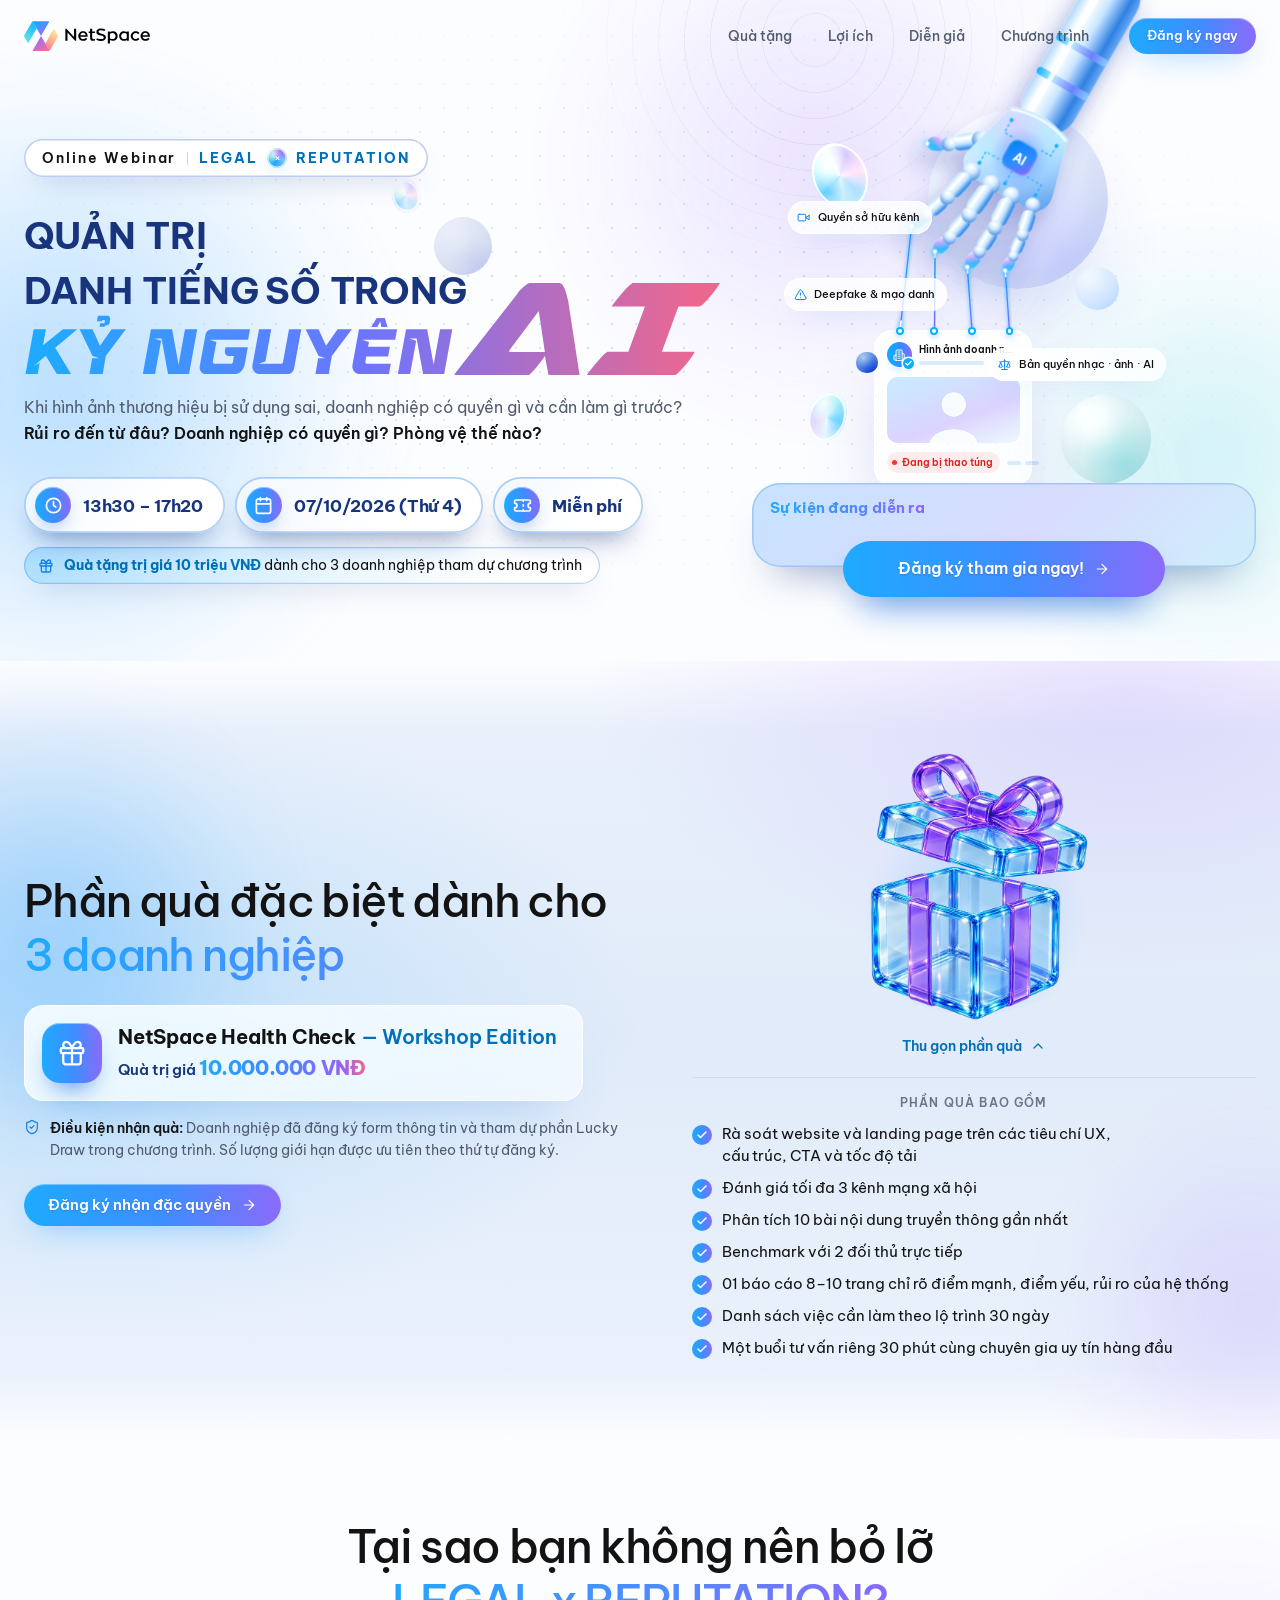
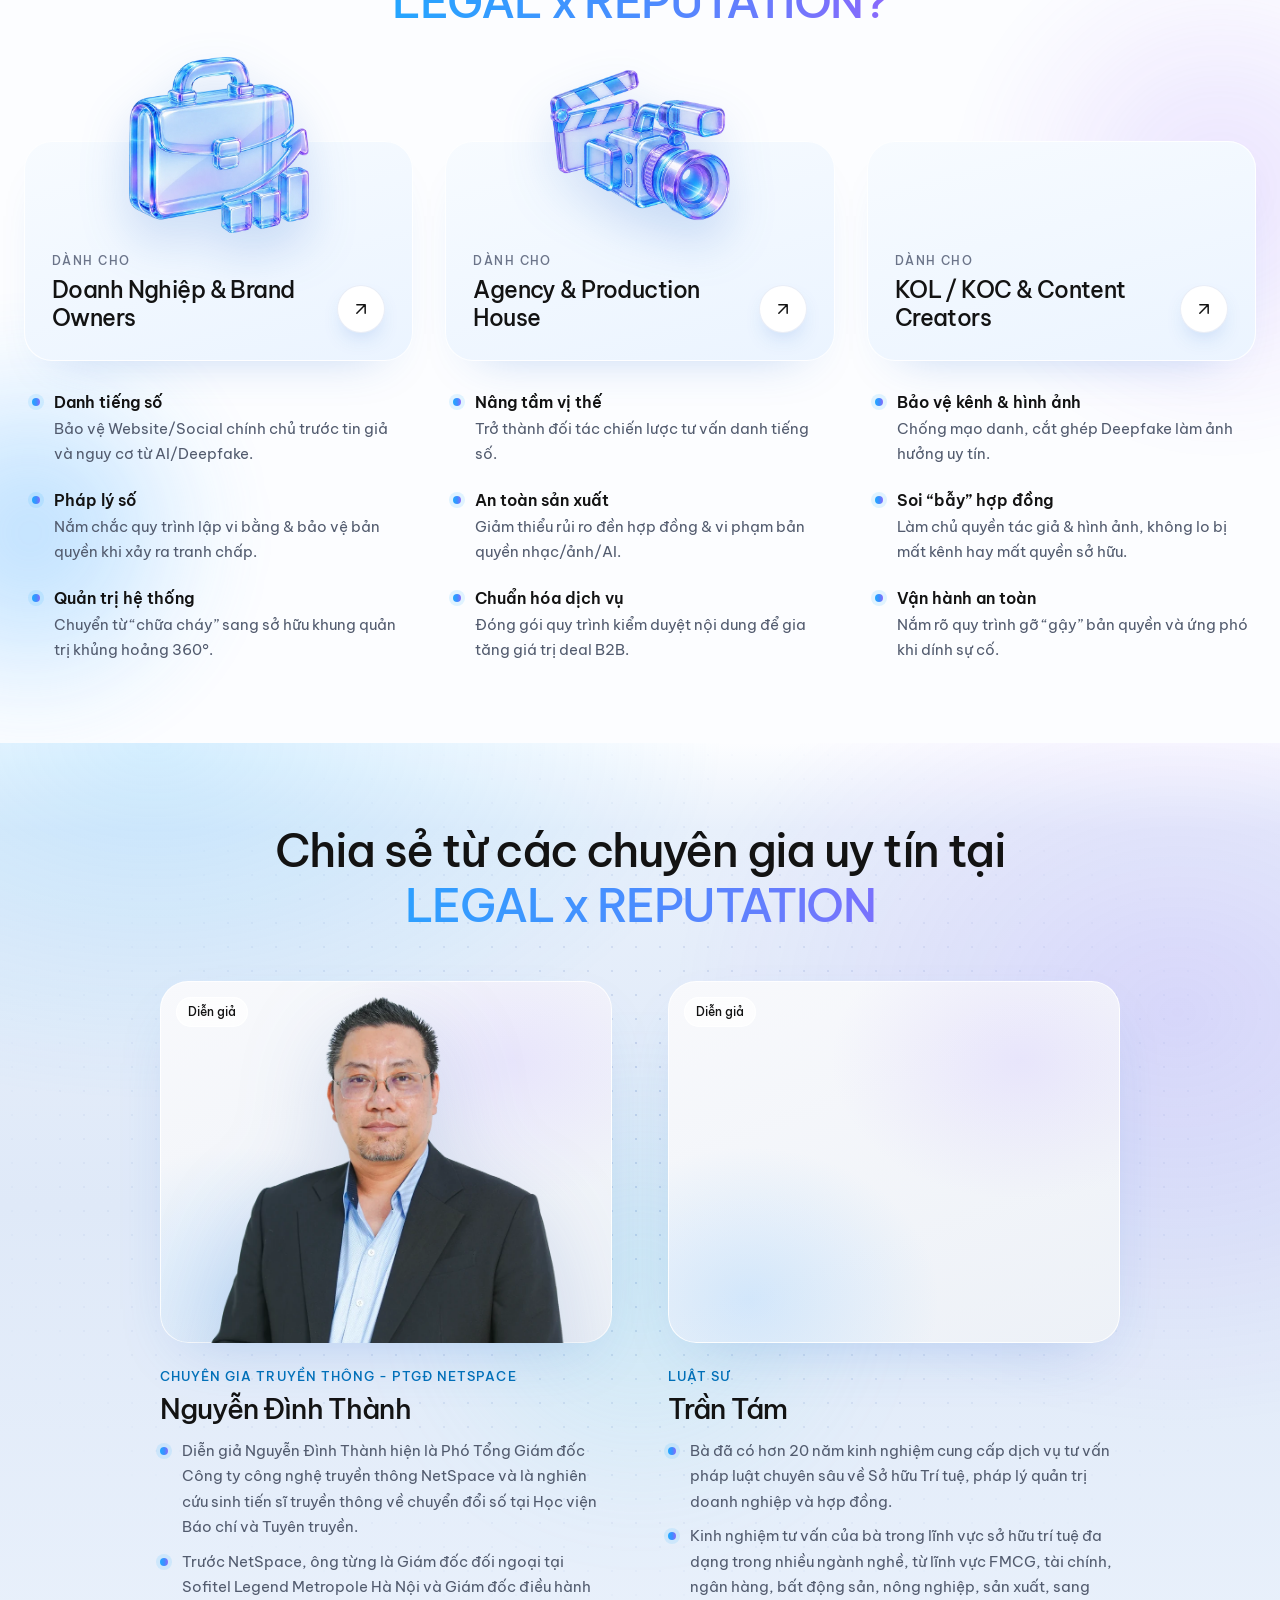
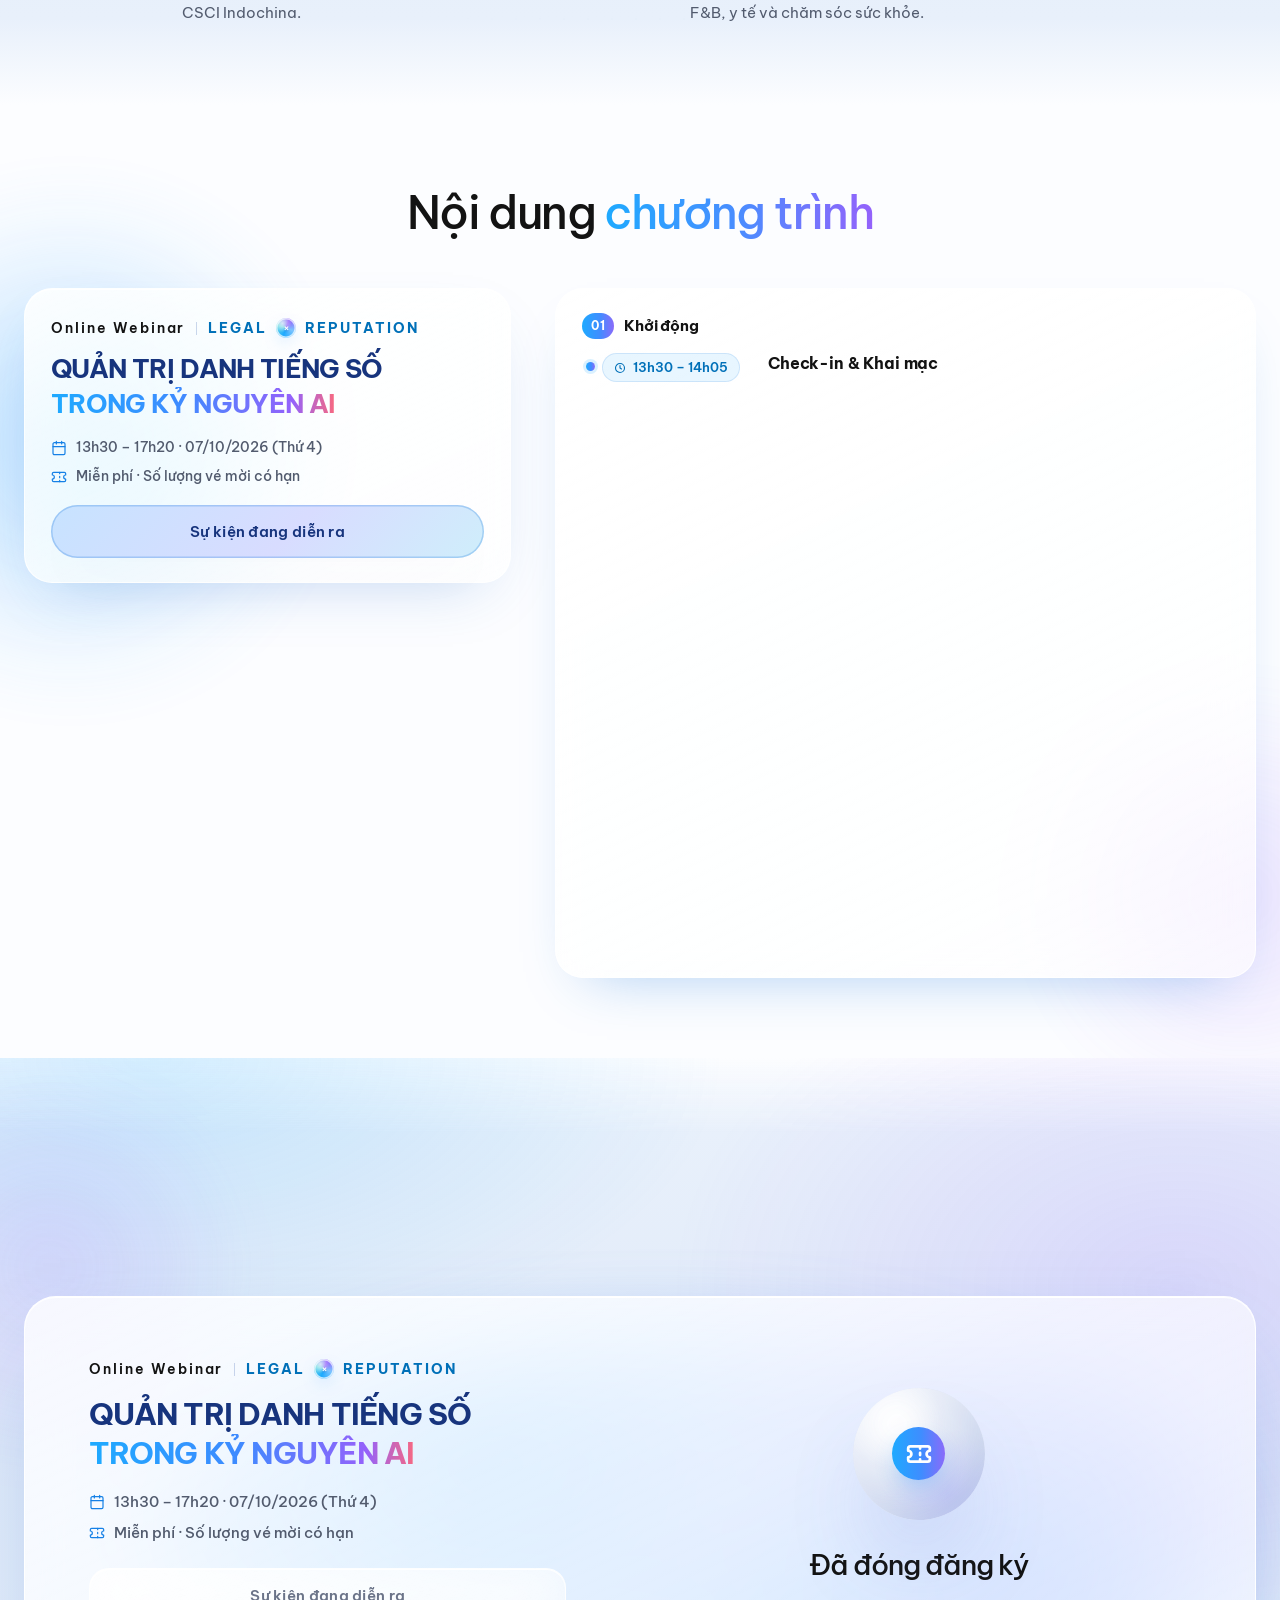
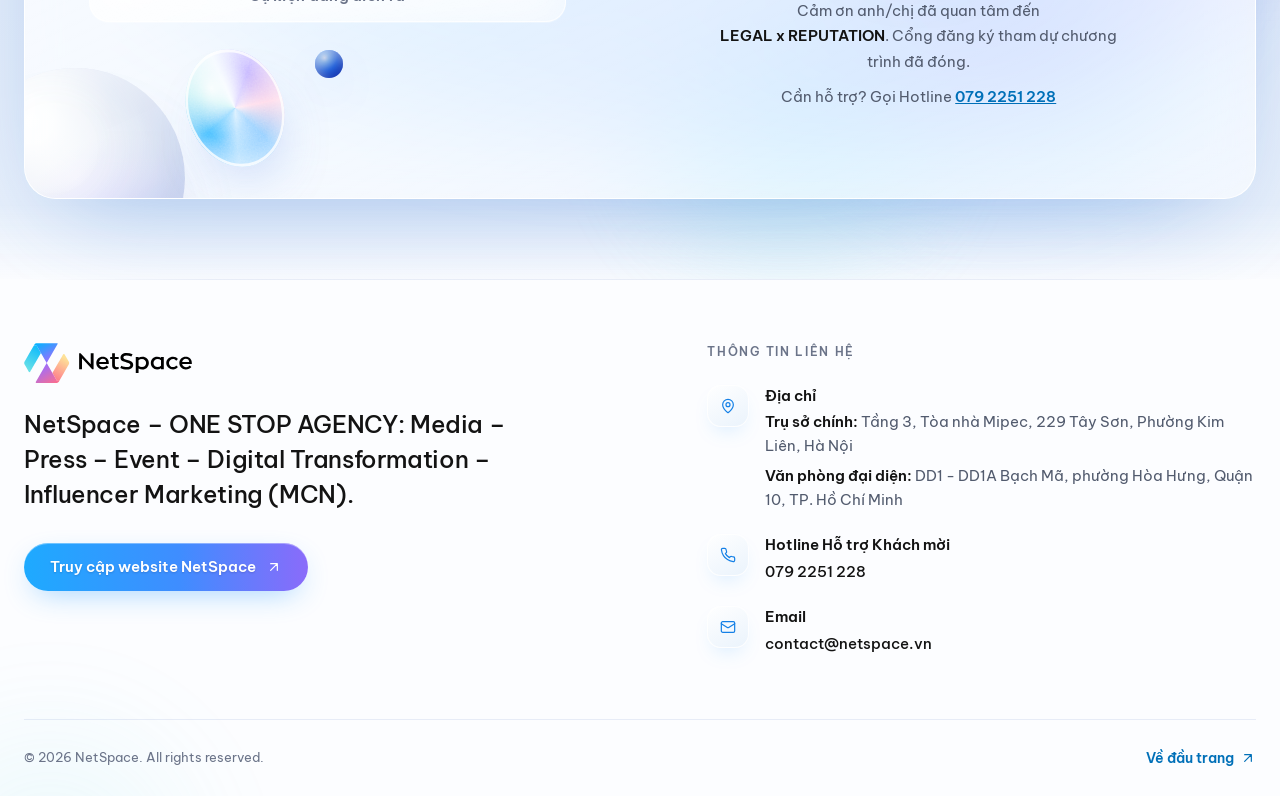
<file: index.html>
<!DOCTYPE html>
<html lang="vi">
<head>
  <meta charset="UTF-8">
  <meta name="viewport" content="width=device-width, initial-scale=1.0">

  <title>LEGAL x REPUTATION | “AI” đang kiểm soát hình ảnh doanh nghiệp của bạn trên Internet?</title>
  <meta name="description" content="Online Executive Webinar miễn phí – 13h30–17h20, Thứ 4, 07/10/2026. Giải mã “tảng băng chìm” về Quyền sở hữu, Kiểm soát kênh & Bảo vệ danh tiếng số cho Doanh nghiệp, Agency và KOL/KOC.">
  <meta name="robots" content="index, follow">

  <meta property="og:type" content="website">
  <meta property="og:title" content="LEGAL x REPUTATION | “AI” đang kiểm soát hình ảnh doanh nghiệp của bạn trên Internet?">
  <meta property="og:description" content="Online Executive Webinar miễn phí – 13h30–17h20, Thứ 4, 07/10/2026. Giải mã “tảng băng chìm” về Quyền sở hữu, Kiểm soát kênh & Bảo vệ danh tiếng số.">
  <meta property="og:url" content="https://landingpage-webinar.vercel.app/">
  <meta property="og:image" content="https://landingpage-webinar.vercel.app/assets/images/og-cover.jpg?v=20260923">
  <meta property="og:image:width" content="1200">
  <meta property="og:image:height" content="630">
  <meta property="og:image:alt" content="LEGAL x REPUTATION — Online Executive Webinar, 13h30–17h20 Thứ 4 ngày 07/10/2026, miễn phí">
  <meta name="twitter:card" content="summary_large_image">
  <meta name="twitter:image" content="https://landingpage-webinar.vercel.app/assets/images/og-cover.jpg?v=20260923">
  <link rel="canonical" href="https://landingpage-webinar.vercel.app/">
  <meta property="og:locale" content="vi_VN">
  <meta property="og:site_name" content="NetSpace">
  <!-- TODO: thêm og:image (1200×630) khi có KV chính thức -->

  <link rel="icon" href="assets/favicon.svg" type="image/svg+xml">
  <meta name="theme-color" content="#fbfcff">

  <link rel="preconnect" href="https://fonts.googleapis.com">
  <link rel="preconnect" href="https://fonts.gstatic.com" crossorigin>
  <link href="https://fonts.googleapis.com/css2?family=Be+Vietnam+Pro:wght@300;400;500;600;700;800&display=swap" rel="stylesheet">

  <link rel="stylesheet" href="assets/css/style.css?v=20260926k">
  <script>document.documentElement.classList.add('js');</script>
</head>
<body>

  <!-- ── Icon sprite (Lucide-style, stroke) ── -->
  <svg xmlns="http://www.w3.org/2000/svg" style="display:none" aria-hidden="true">
    <symbol id="i-calendar" viewBox="0 0 24 24"><rect x="3" y="4" width="18" height="18" rx="2"/><path d="M16 2v4M8 2v4M3 10h18"/></symbol>
    <symbol id="i-video" viewBox="0 0 24 24"><path d="m22 8-6 4 6 4V8Z"/><rect x="2" y="6" width="14" height="12" rx="2"/></symbol>
    <symbol id="i-gift" viewBox="0 0 24 24"><rect x="3" y="8" width="18" height="4" rx="1"/><path d="M12 8v13M5 12v7a2 2 0 0 0 2 2h10a2 2 0 0 0 2-2v-7"/><path d="M7.5 8a2.5 2.5 0 0 1 0-5C10 3 12 8 12 8s2-5 4.5-5a2.5 2.5 0 0 1 0 5"/></symbol>
    <symbol id="i-clock" viewBox="0 0 24 24"><circle cx="12" cy="12" r="9"/><path d="M12 7v5l3 2"/></symbol>
    <symbol id="i-ticket" viewBox="0 0 24 24"><path d="M2 9a3 3 0 0 1 0 6v2a2 2 0 0 0 2 2h16a2 2 0 0 0 2-2v-2a3 3 0 0 1 0-6V7a2 2 0 0 0-2-2H4a2 2 0 0 0-2 2Z"/><path d="M13 5v2M13 17v2M13 11v2"/></symbol>
    <symbol id="i-building" viewBox="0 0 24 24"><path d="M6 22V4a2 2 0 0 1 2-2h8a2 2 0 0 1 2 2v18Z"/><path d="M6 12H4a2 2 0 0 0-2 2v6a2 2 0 0 0 2 2h2M18 9h2a2 2 0 0 1 2 2v9a2 2 0 0 1-2 2h-2M10 6h4M10 10h4M10 14h4M10 18h4"/></symbol>
    <symbol id="i-check" viewBox="0 0 24 24"><path d="M20 6 9 17l-5-5"/></symbol>
    <symbol id="i-arrow-right" viewBox="0 0 24 24"><path d="M5 12h14M12 5l7 7-7 7"/></symbol>
    <symbol id="i-arrow-up-right" viewBox="0 0 24 24"><path d="M7 17 17 7M7 7h10v10"/></symbol>
    <symbol id="i-chevron-down" viewBox="0 0 24 24"><path d="m6 9 6 6 6-6"/></symbol>
    <symbol id="i-phone" viewBox="0 0 24 24"><path d="M22 16.92v3a2 2 0 0 1-2.18 2 19.79 19.79 0 0 1-8.63-3.07 19.5 19.5 0 0 1-6-6 19.79 19.79 0 0 1-3.07-8.67A2 2 0 0 1 4.11 2h3a2 2 0 0 1 2 1.72 12.84 12.84 0 0 0 .7 2.81 2 2 0 0 1-.45 2.11L8.09 9.91a16 16 0 0 0 6 6l1.27-1.27a2 2 0 0 1 2.11-.45 12.84 12.84 0 0 0 2.81.7A2 2 0 0 1 22 16.92z"/></symbol>
    <symbol id="i-map-pin" viewBox="0 0 24 24"><path d="M20 10c0 4.99-5.54 10.19-7.4 11.8a1 1 0 0 1-1.2 0C9.54 20.19 4 14.99 4 10a8 8 0 0 1 16 0"/><circle cx="12" cy="10" r="3"/></symbol>
    <symbol id="i-mail" viewBox="0 0 24 24"><rect x="2" y="4" width="20" height="16" rx="2"/><path d="m22 7-8.97 5.7a1.94 1.94 0 0 1-2.06 0L2 7"/></symbol>
    <symbol id="i-globe" viewBox="0 0 24 24"><circle cx="12" cy="12" r="10"/><path d="M12 2a14.5 14.5 0 0 0 0 20 14.5 14.5 0 0 0 0-20M2 12h20"/></symbol>
    <symbol id="i-shield" viewBox="0 0 24 24"><path d="M20 13c0 5-3.5 7.5-7.66 8.95a1 1 0 0 1-.67-.01C7.5 20.5 4 18 4 13V6a1 1 0 0 1 1-1c2 0 4.5-1.2 6.24-2.72a1.17 1.17 0 0 1 1.52 0C14.51 3.81 17 5 19 5a1 1 0 0 1 1 1z"/><path d="m9 12 2 2 4-4"/></symbol>
    <symbol id="i-scale" viewBox="0 0 24 24"><path d="m16 16 3-8 3 8c-.87.65-1.92 1-3 1s-2.13-.35-3-1Z"/><path d="m2 16 3-8 3 8c-.87.65-1.92 1-3 1s-2.13-.35-3-1Z"/><path d="M7 21h10M12 3v18M3 7h2c2 0 5-1 7-2 2 1 5 2 7 2h2"/></symbol>
    <symbol id="i-alert" viewBox="0 0 24 24"><path d="m21.73 18-8-14a2 2 0 0 0-3.48 0l-8 14A2 2 0 0 0 4 21h16a2 2 0 0 0 1.73-3Z"/><path d="M12 9v4M12 17h.01"/></symbol>
    <symbol id="i-menu" viewBox="0 0 24 24"><path d="M4 7h16M4 12h16M4 17h16"/></symbol>
    <symbol id="i-close" viewBox="0 0 24 24"><path d="M18 6 6 18M6 6l12 12"/></symbol>
  </svg>

  <a href="#main-content" class="skip-link">Bỏ qua điều hướng</a>

  <!-- ═════════════ NAV ═════════════ -->
  <header role="banner" class="site-header" id="site-header">
    <nav class="nav" aria-label="Điều hướng chính">
      <a href="#top" class="nav-brand" aria-label="NetSpace — Về đầu trang">
        <img src="assets/logo-netspace.svg" alt="" width="118" height="28">
      </a>

      <div class="nav-right">
        <ul class="nav-links">
          <li><a href="#qua-tang" class="nav-link">Quà tặng</a></li>
          <li><a href="#loi-ich" class="nav-link">Lợi ích</a></li>
          <li><a href="#dien-gia" class="nav-link">Diễn giả</a></li>
          <li><a href="#noi-dung" class="nav-link">Chương trình</a></li>
        </ul>
        <a href="#dang-ky" class="btn btn-primary btn-sm nav-cta">Đăng ký ngay</a>
        <button id="hamburger" type="button" class="nav-toggle"
                aria-expanded="false" aria-controls="mobile-menu" aria-label="Mở menu">
          <svg class="icon icon-md icon-open" aria-hidden="true" focusable="false"><use href="#i-menu"/></svg>
          <svg class="icon icon-md icon-close" aria-hidden="true" focusable="false"><use href="#i-close"/></svg>
        </button>
      </div>
    </nav>

    <div id="mobile-menu" class="mobile-menu glass" hidden>
      <ul>
        <li><a href="#qua-tang" class="nav-link-mobile">Quà tặng</a></li>
        <li><a href="#loi-ich" class="nav-link-mobile">Lợi ích</a></li>
        <li><a href="#dien-gia" class="nav-link-mobile">Diễn giả</a></li>
        <li><a href="#noi-dung" class="nav-link-mobile">Chương trình</a></li>
        <li><a href="#dang-ky" class="btn btn-primary mobile-menu-cta">Đăng ký tham gia ngay</a></li>
      </ul>
    </div>
  </header>

  <main id="main-content" tabindex="-1">

    <!-- ═════════════ 1. HERO ═════════════ -->
    <section class="hero" id="top" aria-labelledby="hero-heading">
      <div class="bg-layer" aria-hidden="true">
        <span class="blob blob-blue" style="--w:680px; left:-280px; top:8%"></span>
        <span class="blob blob-indigo" style="--w:560px; left:42%; top:-18%"></span>
        <span class="blob blob-sky" style="--w:460px; right:-160px; top:34%"></span>
        <span class="rings-deco"></span>
        <span class="dot-grid"></span>
      </div>

      <div class="container hero-grid">
        <div class="hero-copy">
          <h1 id="hero-heading" class="hero-title reveal reveal-d1">
            <span class="hook-deco" aria-hidden="true">
              <span class="orb orb-pearl deco-orb-1"></span>
              <span class="holo deco-holo" style="--r:-16deg; --sx:.82"></span>
              <span class="orb orb-mint deco-orb-2"></span>
            </span>
            <span class="event-name"><span class="event-kind">Online Webinar</span><span class="event-div" aria-hidden="true"></span><span class="event-title">LEGAL <span class="event-x" aria-hidden="true">×</span><span class="sr-only">x</span> REPUTATION</span></span>
            <svg class="hook-svg hook-svg-desktop" role="img" aria-label="Quản trị danh tiếng số trong kỷ nguyên AI" id="td-layer" data-name="Layer 2" xmlns="http://www.w3.org/2000/svg" xmlns:xlink="http://www.w3.org/1999/xlink" viewBox="0 0 3280.75 775.14">  <defs>
    <style>
      .td-cls-1 {
        letter-spacing: 0em;
      }

      .td-cls-2 {
        fill: url(#td-linear-gradient-8);
      }

      .td-cls-3 {
        fill: url(#td-linear-gradient-7);
      }

      .td-cls-4 {
        fill: url(#td-linear-gradient-5);
      }

      .td-cls-5 {
        fill: url(#td-linear-gradient-6);
      }

      .td-cls-6 {
        fill: url(#td-linear-gradient-9);
      }

      .td-cls-7 {
        fill: url(#td-linear-gradient-4);
      }

      .td-cls-8 {
        fill: url(#td-linear-gradient-3);
      }

      .td-cls-9 {
        fill: url(#td-linear-gradient-2);
      }

      .td-cls-10 {
        fill: url(#td-linear-gradient);
      }

      .td-cls-11 {
        fill: url(#td-linear-gradient-10);
      }

      .td-cls-12 {
        letter-spacing: -.02em;
      }

      .td-cls-13 {
        letter-spacing: -.04em;
      }

      .td-cls-14 {
        letter-spacing: -.03em;
      }

      .td-cls-15 {
        fill: #17347d;
        font-family: BeVietnamPro-Bold, 'Be Vietnam Pro';
        font-size: 172.7px;
        font-weight: 700;
      }

      .td-cls-16 {
        letter-spacing: .01em;
      }
    </style>
    <linearGradient id="td-linear-gradient" x1="53.61" y1="662.91" x2="3203.32" y2="662.91" gradientUnits="userSpaceOnUse">
      <stop offset="0" stop-color="#1faaff"/>
      <stop offset=".49" stop-color="#6c75fd"/>
      <stop offset="1" stop-color="#ec6790"/>
    </linearGradient>
    <linearGradient id="td-linear-gradient-2" y1="631.46" x2="3203.32" y2="631.46" xlink:href="#td-linear-gradient"/>
    <linearGradient id="td-linear-gradient-3" x1="53.61" x2="3203.32" xlink:href="#td-linear-gradient"/>
    <linearGradient id="td-linear-gradient-4" x2="3203.32" xlink:href="#td-linear-gradient"/>
    <linearGradient id="td-linear-gradient-5" x2="3203.32" xlink:href="#td-linear-gradient"/>
    <linearGradient id="td-linear-gradient-6" x1="53.61" x2="3203.32" xlink:href="#td-linear-gradient"/>
    <linearGradient id="td-linear-gradient-7" x1="53.61" y1="636.6" x2="3203.32" y2="636.6" xlink:href="#td-linear-gradient"/>
    <linearGradient id="td-linear-gradient-8" x1="53.61" x2="3203.32" xlink:href="#td-linear-gradient"/>
    <linearGradient id="td-linear-gradient-9" x1="20.65" y1="557.05" x2="3170.37" y2="557.05" xlink:href="#td-linear-gradient"/>
    <linearGradient id="td-linear-gradient-10" x1="20.65" y1="557.05" x2="3170.37" y2="557.05" xlink:href="#td-linear-gradient"/>
  </defs>
  <g id="td-layer1" data-name="Layer 1">
    <g>
      <path class="td-cls-10" d="M102.45,682.88l-56.92,48.7,28.87-15.73-9.62,52.93H7.03l38.5-211.73h57.74l-13.75,75.92,94.04-75.92h67.37l-103.94,88.02,75.07,123.71h-67.37l-52.24-85.9Z"/>
      <path class="td-cls-9" d="M479.98,557.05l-94.59,127.04-14.3,84.69h-62.69l12.65-74.1h34.1l-32.17-10.59-61.04-127.04h61.04l35.2,77.73,54.44-77.73h67.37ZM358.44,531.34c.18-1.61,1.01-2.42,2.47-2.42l18.7-.3,1.65-10.89v-.91c0-.6-.18-1.21-.55-1.81-.37-.61-.92-.91-1.65-.91h-7.7c-.55,0-1.1.26-1.65.76-.55.51-.92,1.06-1.1,1.66l-.55,3.33h-24.47l4.12-23.29c.18-.8.55-1.41,1.1-1.82.55-.4,1.1-.6,1.65-.6h42.9c2.01,0,3.89.45,5.64,1.36,1.74.91,3.21,2.17,4.4,3.78,1.19,1.62,1.97,3.23,2.34,4.84.37,1.62.55,3.03.55,4.23,0,1.01-.1,2.02-.28,3.03l-2.75,16.03c-.55,3.43-2.02,6.15-4.4,8.17-2.38,2.02-5.13,3.13-8.25,3.33l-8.52.3-1.1,6.05h-25.3l2.75-13.91Z"/>
      <path class="td-cls-8" d="M758.79,557.05h57.74l-38.5,211.73h-99.26l-30.52-167.57h-34.1l32.17,10.59-28.6,156.98h-57.74l38.5-211.73h99.54l30.52,167.57,30.25-167.57Z"/>
      <path class="td-cls-7" d="M907,616.94l-17.05,94.07c-.37,2.22.09,4.19,1.37,5.9,1.28,1.72,2.93,2.57,4.95,2.57h81.67c1.46,0,2.79-.55,3.99-1.66,1.19-1.11,1.97-2.47,2.34-4.08l5.22-29.64h-23.92c-2.93,0-5.68-.7-8.25-2.12-2.57-1.41-4.72-3.27-6.46-5.6-1.74-2.32-2.98-5.04-3.71-8.17-.73-3.12-.82-6.3-.28-9.53l3.03-16.94h105.04l-14.57,81.67c-1.28,6.65-3.48,12.76-6.6,18.3-3.12,5.55-6.87,10.34-11.27,14.37-4.4,4.04-9.4,7.16-14.99,9.38-5.59,2.22-11.41,3.33-17.46,3.33h-133.91c-4.4,0-8.52-1.01-12.37-3.03-3.85-2.01-7.06-4.79-9.62-8.32-2.57-3.53-4.4-7.51-5.5-11.95-1.1-4.43-1.19-9.07-.28-13.91l26.67-146.09c1.47-8.47,5.13-15.32,11-20.57,5.86-5.24,12.65-7.86,20.35-7.86h179l-9.07,49.3h-181.48l32.17,10.59Z"/>
      <path class="td-cls-4" d="M1241.91,768.78h-133.36c-5.13,0-9.86-1.16-14.16-3.48-4.31-2.32-7.88-5.44-10.72-9.38-2.84-3.93-4.91-8.47-6.19-13.61-1.28-5.14-1.47-10.43-.55-15.88l30.8-169.38h57.74l-27.5,151.84-32.17,10.59h108.34c1.47,0,2.79-.55,3.99-1.66,1.19-1.11,1.97-2.47,2.34-4.08l28.6-156.68h57.74l-33.27,183.29c-1.47,8.47-5.18,15.33-11.14,20.57-5.96,5.25-12.79,7.86-20.48,7.86Z"/>
      <path class="td-cls-5" d="M1545.47,557.05l-94.59,127.04-14.3,84.69h-62.69l12.65-74.1h34.1l-32.17-10.59-61.04-127.04h61.04l35.2,77.73,54.44-77.73h67.37Z"/>
      <path class="td-cls-3" d="M1593.86,606.35l32.17,10.59-4.12,22.99h102.84l-8.25,45.97h-103.11l-4.4,25.11c-.37,2.22.09,4.19,1.37,5.9,1.28,1.72,2.93,2.57,4.95,2.57h113.84l-8.8,49.3h-140.51c-5.13,0-9.86-1.16-14.16-3.48-4.31-2.32-7.88-5.44-10.72-9.38-2.84-3.93-4.91-8.47-6.19-13.61-1.28-5.14-1.47-10.43-.55-15.88l30.8-169.38h179.83l-9.07,49.3h-155.91ZM1636.76,546.77l25.57-42.35h38.5l12.92,42.35h-28.87l-5.77-25.41-13.47,25.41h-28.87Z"/>
      <path class="td-cls-2" d="M1961.22,557.05h57.74l-38.5,211.73h-99.26l-30.52-167.57h-34.1l32.17,10.59-28.6,156.98h-57.74l38.5-211.73h99.54l30.52,167.57,30.25-167.57Z"/>
    </g>
    <text class="td-cls-15" transform="translate(0 179.78)"><tspan x="0" y="0">Q</tspan><tspan class="td-cls-12" x="142.65" y="0">U</tspan><tspan x="265.96" y="0">ẢN TRỊ</tspan><tspan class="td-cls-13" x="0" y="259.5">D</tspan><tspan x="122.79" y="259.5">ANH TIẾNG </tspan><tspan class="td-cls-16" x="1136.73" y="259.5">S</tspan><tspan x="1253.82" y="259.5">Ố T</tspan><tspan class="td-cls-14" x="1555.01" y="259.5">R</tspan><tspan class="td-cls-1" x="1672.44" y="259.5">ONG</tspan></text>
    <g>
      <path class="td-cls-6" d="M2472.6,775.14l-17.28-93c-1.11,3.29-5.08,9.61-11.93,18.93-6.87,9.34-14.54,19.21-23.04,29.63-8.51,10.43-16.87,20.03-25.1,28.8-8.23,8.78-14.27,13.99-18.11,15.64h-348.12c.54-2.74.95-4.65,1.23-5.76.27-1.09.41-1.09.41,0v-2.47l296.27-378.57c1.65-3.29,4.94-7.68,9.88-13.17,4.94-5.48,10.29-10.83,16.05-16.05,5.76-5.21,11.52-9.88,17.28-13.99,5.76-4.11,10.56-6.17,14.4-6.17h138.26c5.48,0,10.56,3.02,15.23,9.05,4.65,6.04,8.64,13.45,11.93,22.22,3.29,8.78,6.17,17.98,8.64,27.57,2.47,9.61,4.53,17.69,6.17,24.28l54.32,353.06h-146.49ZM2288.25,664.86h167.06l-28.8-193.4-138.26,185.17v8.23Z"/>
      <path class="td-cls-11" d="M2652.82,774.32c.54-2.19,4.53-8.23,11.93-18.11,7.41-9.88,16.18-20.84,26.34-32.92,10.15-12.06,20.57-23.72,31.27-34.98,10.7-11.24,19.88-19.34,27.57-24.28h98.76l78.18-213.97h-155.54v-.82c.54-2.19,4.53-8.23,11.93-18.1,7.41-9.88,16.18-20.84,26.34-32.92,10.15-12.06,20.57-23.72,31.27-34.98,10.7-11.24,19.88-19.34,27.57-24.28h412.31c-3.84,7.69-10.29,17.69-19.34,30.04-9.05,12.34-18.66,24.56-28.8,36.62-10.16,12.07-20.03,22.5-29.63,31.27-9.61,8.78-16.6,13.17-20.99,13.17h-97.11l-78.18,213.97h155.54c-3.85,7.69-10.29,17.69-19.34,30.04-9.05,12.34-18.66,24.56-28.8,36.62-10.16,12.07-20.03,22.5-29.63,31.27-9.61,8.78-16.6,13.17-20.99,13.17h-410.66v-.82Z"/>
    </g>
  </g>
</svg>
            <svg class="hook-svg hook-svg-mobile" role="img" aria-label="Quản trị danh tiếng số trong kỷ nguyên AI" id="tm-layer" data-name="Layer 2" xmlns="http://www.w3.org/2000/svg" xmlns:xlink="http://www.w3.org/1999/xlink" viewBox="0 0 2045.1 1309.41">  <defs>
    <style>
      .tm-cls-1 {
        letter-spacing: 0em;
      }

      .tm-cls-2 {
        fill: url(#tm-linear-gradient-8);
      }

      .tm-cls-3 {
        fill: url(#tm-linear-gradient-7);
      }

      .tm-cls-4 {
        fill: url(#tm-linear-gradient-5);
      }

      .tm-cls-5 {
        fill: url(#tm-linear-gradient-6);
      }

      .tm-cls-6 {
        fill: url(#tm-linear-gradient-9);
      }

      .tm-cls-7 {
        fill: url(#tm-linear-gradient-4);
      }

      .tm-cls-8 {
        fill: url(#tm-linear-gradient-3);
      }

      .tm-cls-9 {
        fill: url(#tm-linear-gradient-2);
      }

      .tm-cls-10 {
        fill: url(#tm-linear-gradient);
      }

      .tm-cls-11 {
        fill: url(#tm-linear-gradient-10);
      }

      .tm-cls-12 {
        letter-spacing: 0em;
      }

      .tm-cls-13 {
        letter-spacing: -.02em;
      }

      .tm-cls-14 {
        letter-spacing: -.04em;
      }

      .tm-cls-15 {
        letter-spacing: -.03em;
      }

      .tm-cls-16 {
        fill: #17347d;
        font-family: BeVietnamPro-Bold, 'Be Vietnam Pro';
        font-size: 169.71px;
        font-weight: 700;
      }

      .tm-cls-17 {
        letter-spacing: .01em;
      }
    </style>
    <linearGradient id="tm-linear-gradient" x1="8.22" y1="660.28" x2="2837.78" y2="697.94" gradientUnits="userSpaceOnUse">
      <stop offset="0" stop-color="#1faaff"/>
      <stop offset=".49" stop-color="#6c75fd"/>
      <stop offset="1" stop-color="#ec6790"/>
    </linearGradient>
    <linearGradient id="tm-linear-gradient-2" x1="8.82" y1="625.87" x2="2838.39" y2="663.54" xlink:href="#tm-linear-gradient"/>
    <linearGradient id="tm-linear-gradient-3" x1="8.46" y1="652.84" x2="2838.03" y2="690.5" xlink:href="#tm-linear-gradient"/>
    <linearGradient id="tm-linear-gradient-4" x1="8.51" y1="649.21" x2="2838.08" y2="686.88" xlink:href="#tm-linear-gradient"/>
    <linearGradient id="tm-linear-gradient-5" x1="8.56" y1="645.92" x2="2838.12" y2="683.59" xlink:href="#tm-linear-gradient"/>
    <linearGradient id="tm-linear-gradient-6" x1="8.6" y1="642.57" x2="2838.17" y2="680.23" xlink:href="#tm-linear-gradient"/>
    <linearGradient id="tm-linear-gradient-7" x1="8.98" y1="613.86" x2="2838.55" y2="651.52" xlink:href="#tm-linear-gradient"/>
    <linearGradient id="tm-linear-gradient-8" x1="8.68" y1="636.83" x2="2838.24" y2="674.5" xlink:href="#tm-linear-gradient"/>
    <linearGradient id="tm-linear-gradient-9" x1="-444.73" y1="1091.32" x2="1071.34" y2="1091.32" xlink:href="#tm-linear-gradient"/>
    <linearGradient id="tm-linear-gradient-10" x1="-444.73" y1="1091.32" x2="1071.34" y2="1091.32" xlink:href="#tm-linear-gradient"/>
  </defs>
  <g id="tm-layer1" data-name="Layer 1">
    <g>
      <path class="tm-cls-10" d="M102.2,681.84l-56.92,48.7,28.87-15.73-9.62,52.93H6.79l38.5-211.73h57.74l-13.75,75.92,94.04-75.92h67.37l-103.94,88.02,75.07,123.71h-67.37l-52.24-85.9Z"/>
      <path class="tm-cls-9" d="M479.73,556.02l-94.59,127.04-14.3,84.69h-62.69l12.65-74.1h34.1l-32.17-10.59-61.04-127.04h61.04l35.2,77.73,54.44-77.73h67.37ZM358.19,530.31c.18-1.61,1.01-2.42,2.47-2.42l18.7-.3,1.65-10.89v-.91c0-.6-.18-1.21-.55-1.81-.37-.61-.92-.91-1.65-.91h-7.7c-.55,0-1.1.26-1.65.76-.55.51-.92,1.06-1.1,1.66l-.55,3.33h-24.47l4.12-23.29c.18-.8.55-1.41,1.1-1.82.55-.4,1.1-.6,1.65-.6h42.9c2.01,0,3.89.45,5.64,1.36,1.74.91,3.21,2.17,4.4,3.78,1.19,1.62,1.97,3.23,2.34,4.84.37,1.62.55,3.03.55,4.23,0,1.01-.1,2.02-.28,3.03l-2.75,16.03c-.55,3.43-2.02,6.15-4.4,8.17-2.38,2.02-5.13,3.13-8.25,3.33l-8.52.3-1.1,6.05h-25.3l2.75-13.91Z"/>
      <path class="tm-cls-8" d="M758.54,556.02h57.74l-38.5,211.73h-99.26l-30.52-167.57h-34.1l32.17,10.59-28.6,156.98h-57.74l38.5-211.73h99.54l30.52,167.57,30.25-167.57Z"/>
      <path class="tm-cls-7" d="M906.75,615.91l-17.05,94.07c-.37,2.22.09,4.19,1.37,5.9,1.28,1.72,2.93,2.57,4.95,2.57h81.67c1.46,0,2.79-.55,3.99-1.66,1.19-1.11,1.97-2.47,2.34-4.08l5.22-29.64h-23.92c-2.93,0-5.68-.7-8.25-2.12-2.57-1.41-4.72-3.27-6.46-5.6-1.74-2.32-2.98-5.04-3.71-8.17-.73-3.12-.82-6.3-.28-9.53l3.03-16.94h105.04l-14.57,81.67c-1.28,6.65-3.48,12.76-6.6,18.3-3.12,5.55-6.87,10.34-11.27,14.37-4.4,4.04-9.4,7.16-14.99,9.38-5.59,2.22-11.41,3.33-17.46,3.33h-133.91c-4.4,0-8.52-1.01-12.37-3.03-3.85-2.01-7.06-4.79-9.62-8.32-2.57-3.53-4.4-7.51-5.5-11.95-1.1-4.43-1.19-9.07-.28-13.91l26.67-146.09c1.47-8.47,5.13-15.32,11-20.57,5.86-5.24,12.65-7.86,20.35-7.86h179l-9.07,49.3h-181.48l32.17,10.59Z"/>
      <path class="tm-cls-4" d="M1241.66,767.74h-133.36c-5.13,0-9.86-1.16-14.16-3.48-4.31-2.32-7.88-5.44-10.72-9.38-2.84-3.93-4.91-8.47-6.19-13.61-1.28-5.14-1.47-10.43-.55-15.88l30.8-169.38h57.74l-27.5,151.84-32.17,10.59h108.34c1.47,0,2.79-.55,3.99-1.66,1.19-1.11,1.97-2.47,2.34-4.08l28.6-156.68h57.74l-33.27,183.29c-1.47,8.47-5.18,15.33-11.14,20.57-5.96,5.25-12.79,7.86-20.48,7.86Z"/>
      <path class="tm-cls-5" d="M1545.22,556.02l-94.59,127.04-14.3,84.69h-62.69l12.65-74.1h34.1l-32.17-10.59-61.04-127.04h61.04l35.2,77.73,54.44-77.73h67.37Z"/>
      <path class="tm-cls-3" d="M1593.62,605.32l32.17,10.59-4.12,22.99h102.84l-8.25,45.97h-103.11l-4.4,25.11c-.37,2.22.09,4.19,1.37,5.9,1.28,1.72,2.93,2.57,4.95,2.57h113.84l-8.8,49.3h-140.51c-5.13,0-9.86-1.16-14.16-3.48-4.31-2.32-7.88-5.44-10.72-9.38-2.84-3.93-4.91-8.47-6.19-13.61-1.28-5.14-1.47-10.43-.55-15.88l30.8-169.38h179.83l-9.07,49.3h-155.91ZM1636.51,545.74l25.57-42.35h38.5l12.92,42.35h-28.87l-5.77-25.41-13.47,25.41h-28.87Z"/>
      <path class="tm-cls-2" d="M1960.97,556.02h57.74l-38.5,211.73h-99.26l-30.52-167.57h-34.1l32.17,10.59-28.6,156.98h-57.74l38.5-211.73h99.54l30.52,167.57,30.25-167.57Z"/>
    </g>
    <text class="tm-cls-16" transform="translate(0 176.66)"><tspan x="0" y="0">Q</tspan><tspan class="tm-cls-13" x="140.17" y="0">U</tspan><tspan x="261.35" y="0">ẢN TRỊ</tspan><tspan class="tm-cls-14" x="0" y="255">D</tspan><tspan class="tm-cls-12" x="120.66" y="255">ANH TIẾNG </tspan><tspan class="tm-cls-17" x="1116.99" y="255">S</tspan><tspan x="1232.05" y="255">Ố T</tspan><tspan class="tm-cls-15" x="1528.01" y="255">R</tspan><tspan class="tm-cls-1" x="1643.41" y="255">ONG</tspan></text>
    <g>
      <path class="tm-cls-6" d="M450.37,1309.41l-17.28-93c-1.11,3.29-5.08,9.61-11.93,18.93-6.87,9.34-14.54,19.21-23.04,29.63-8.51,10.43-16.87,20.03-25.1,28.8-8.23,8.78-14.27,13.99-18.11,15.64H6.79c.54-2.74.95-4.65,1.23-5.76.27-1.09.41-1.09.41,0v-2.47l296.27-378.57c1.65-3.29,4.94-7.68,9.88-13.17,4.94-5.48,10.29-10.83,16.05-16.05,5.76-5.21,11.52-9.88,17.28-13.99,5.76-4.11,10.56-6.17,14.4-6.17h138.26c5.48,0,10.56,3.02,15.23,9.05,4.65,6.04,8.64,13.45,11.93,22.22,3.29,8.78,6.17,17.98,8.64,27.57,2.47,9.61,4.53,17.69,6.17,24.28l54.32,353.06h-146.49ZM266.02,1199.13h167.06l-28.8-193.4-138.26,185.17v8.23Z"/>
      <path class="tm-cls-11" d="M630.59,1308.58c.54-2.19,4.53-8.23,11.93-18.11,7.41-9.88,16.18-20.84,26.34-32.92,10.15-12.06,20.57-23.72,31.27-34.98,10.7-11.24,19.88-19.34,27.57-24.28h98.76l78.18-213.97h-155.54v-.82c.54-2.19,4.53-8.23,11.93-18.1,7.41-9.88,16.18-20.84,26.34-32.92,10.15-12.06,20.57-23.72,31.27-34.98,10.7-11.24,19.88-19.34,27.57-24.28h412.31c-3.84,7.69-10.29,17.69-19.34,30.04-9.05,12.34-18.66,24.56-28.8,36.62-10.16,12.07-20.03,22.5-29.63,31.27-9.61,8.78-16.6,13.17-20.99,13.17h-97.11l-78.18,213.97h155.54c-3.85,7.69-10.29,17.69-19.34,30.04-9.05,12.34-18.66,24.56-28.8,36.62-10.16,12.07-20.03,22.5-29.63,31.27-9.61,8.78-16.6,13.17-20.99,13.17h-410.66v-.82Z"/>
    </g>
  </g>
</svg>
          </h1>

          <p class="hero-sub reveal reveal-d2">
            Khi hình ảnh thương hiệu bị sử dụng sai, doanh nghiệp có quyền gì và cần làm gì trước?
            <strong>Rủi ro đến từ đâu? Doanh nghiệp có quyền gì? Phòng vệ thế nào?</strong>
          </p>

          <div class="hero-facts reveal reveal-d2">
          <dl class="hero-meta">
            <div class="meta-item meta-item-time">
              <span class="meta-icon" aria-hidden="true"><svg class="icon icon-md"><use href="#i-clock"/></svg></span>
              <div>
                <dt class="sr-only">Thời gian</dt>
                <dd class="nowrap">13h30 – 17h20</dd>
              </div>
            </div>
            <div class="meta-item meta-item-date">
              <span class="meta-icon" aria-hidden="true"><svg class="icon icon-md"><use href="#i-calendar"/></svg></span>
              <div>
                <dt class="sr-only">Ngày</dt>
                <dd class="nowrap">07/10/2026<span class="meta-dow"> (Thứ 4)</span></dd>
              </div>
            </div>
            <div class="meta-item meta-item-when">
              <span class="meta-icon" aria-hidden="true"><svg class="icon icon-md"><use href="#i-clock"/></svg></span>
              <div>
                <dt class="sr-only">Thời gian</dt>
                <dd class="nowrap">13h30 – 17h20 · 07/10/2026</dd>
              </div>
            </div>
            <div class="meta-item meta-item-free">
              <span class="meta-icon" aria-hidden="true"><svg class="icon icon-md"><use href="#i-ticket"/></svg></span>
              <div>
                <dt class="sr-only">Chi phí</dt>
                <dd>Miễn phí</dd>
              </div>
            </div>
          </dl>
          </div>

          <p class="hero-gift reveal reveal-d3">
            <span class="hero-gift-icon" aria-hidden="true"><svg class="icon icon-sm"><use href="#i-gift"/></svg></span>
            <span class="hero-gift-text"><strong>Quà tặng trị giá 10 triệu VNĐ</strong> dành cho 3 doanh nghiệp tham dự chương trình</span>
          </p>
        </div>

        <!-- KV: bàn tay AI "giật dây" hình ảnh doanh nghiệp (SVG + CSS).
             Thay bằng KV chính thức nếu có: <img src="assets/images/kv.png" alt="" class="kv-image"> -->
        <div class="hero-visual reveal reveal-d2" aria-hidden="true">
          <div class="kv3d" id="kv3d">
            <!-- atmosphere -->
            <span class="obj orb orb-pearl kv-orb-lg" style="--d:6"></span>
            <span class="obj holo kv-holo-1" style="--d:22; --r:-24deg; --sx:.8"></span>
            <span class="obj holo holo-alt kv-holo-2" style="--d:28; --r:18deg; --sx:.74"></span>
            <span class="obj orb orb-mint kv-orb-mint" style="--d:12"></span>
            <span class="obj orb orb-sky kv-orb-sky" style="--d:16"></span>

            <!-- puppet rig: hand + strings + brand card sway together -->
            <div class="kv-rig obj" style="--d:10">
              <svg class="kv-svg" viewBox="0 0 600 612" focusable="false">
                <defs>
                  <linearGradient id="h-arm" x1="0" y1="0" x2="1" y2="0">
                    <stop offset="0" stop-color="#b4d4f5"/>
                    <stop offset=".22" stop-color="#ffffff"/>
                    <stop offset=".5" stop-color="#cbe2fa"/>
                    <stop offset=".82" stop-color="#3a80d4"/>
                    <stop offset="1" stop-color="#6fa8e8"/>
                  </linearGradient>
                  <linearGradient id="h-band" x1="0" y1="0" x2="1" y2="0">
                    <stop offset="0" stop-color="#1eaaff"/>
                    <stop offset=".3" stop-color="#bfe6ff"/>
                    <stop offset=".7" stop-color="#6f7ff5"/>
                    <stop offset="1" stop-color="#8fc8f5"/>
                  </linearGradient>
                  <linearGradient id="h-seg" x1="0" y1="0" x2="1" y2="0">
                    <stop offset="0" stop-color="#bedbf7"/>
                    <stop offset=".28" stop-color="#ffffff"/>
                    <stop offset=".6" stop-color="#c3dffa"/>
                    <stop offset=".9" stop-color="#4189d6"/>
                    <stop offset="1" stop-color="#7bb0ec"/>
                  </linearGradient>
                  <linearGradient id="h-tip" x1="0" y1="0" x2="1" y2="1">
                    <stop offset="0" stop-color="#ffffff"/>
                    <stop offset=".35" stop-color="#c3aeff"/>
                    <stop offset=".65" stop-color="#4bb0ff"/>
                    <stop offset="1" stop-color="#34cdd8"/>
                  </linearGradient>
                  <radialGradient id="h-joint" cx=".35" cy=".3" r=".75">
                    <stop offset="0" stop-color="#ffffff"/>
                    <stop offset=".45" stop-color="#d2e5f9"/>
                    <stop offset="1" stop-color="#548fd4"/>
                  </radialGradient>
                  <linearGradient id="h-palm" x1="0" y1="0" x2="1" y2="1">
                    <stop offset="0" stop-color="#ffffff"/>
                    <stop offset=".45" stop-color="#d3e7fb"/>
                    <stop offset="1" stop-color="#5c9ae2"/>
                  </linearGradient>
                  <radialGradient id="h-sheen" cx=".3" cy=".25" r=".8">
                    <stop offset="0" stop-color="#c9b7ff" stop-opacity=".6"/>
                    <stop offset=".5" stop-color="#8fdcff" stop-opacity=".38"/>
                    <stop offset="1" stop-color="#a8e6ff" stop-opacity="0"/>
                  </radialGradient>
                  <linearGradient id="h-chip" x1="0" y1="0" x2="1" y2="1">
                    <stop offset="0" stop-color="#0f7fd6"/>
                    <stop offset=".6" stop-color="#3d8bff"/>
                    <stop offset="1" stop-color="#9462fb"/>
                  </linearGradient>
                  <radialGradient id="h-glow" cx=".5" cy=".5" r=".5">
                    <stop offset="0" stop-color="#6f8dff" stop-opacity=".75"/>
                    <stop offset="1" stop-color="#6f8dff" stop-opacity="0"/>
                  </radialGradient>
                  <linearGradient id="h-string" x1="0" y1="0" x2="0" y2="1">
                    <stop offset="0" stop-color="#1eaaff"/>
                    <stop offset=".6" stop-color="#4a8dff"/>
                    <stop offset="1" stop-color="#9462fb"/>
                  </linearGradient>
                  <filter id="h-shadow" x="-40%" y="-40%" width="180%" height="180%">
                    <feDropShadow dx="0" dy="22" stdDeviation="18" flood-color="#2b3b9e" flood-opacity=".42"/>
                  </filter>
                  <filter id="h-blur" x="-50%" y="-50%" width="200%" height="200%">
                    <feGaussianBlur stdDeviation="3"/>
                  </filter>
                </defs>

                <!-- strings (behind hand) -->
                <g class="kv-strings" id="kv-strings"></g>

                <!-- robotic AI hand -->
                <g class="kv-hand" filter="url(#h-shadow)" transform="translate(392 58) rotate(30) scale(1.08)">
                  <!-- forearm (mobile/tablet: trượt xuống sau lòng bàn tay cho ngắn lại, xem .kv-forearm) -->
                  <g class="kv-forearm">
                    <rect x="-44" y="-330" width="88" height="280" rx="44" fill="url(#h-arm)"/>
                    <rect x="-45" y="-200" width="90" height="12" rx="6" fill="url(#h-band)"/>
                    <rect x="-45" y="-140" width="90" height="12" rx="6" fill="url(#h-band)"/>
                    <rect x="-24" y="-320" width="7" height="250" rx="3.5" fill="#fff" opacity=".75"/>
                  </g>
                  <ellipse cx="0" cy="-58" rx="40" ry="17" fill="url(#h-joint)"/>

                  <!-- thumb -->
                  <g transform="translate(-66 4) rotate(52)">
                    <rect x="-13" y="4" width="26" height="40" rx="13" fill="url(#h-seg)"/>
                    <g transform="translate(0 50) rotate(10)">
                      <rect x="-11" y="3" width="22" height="30" rx="11" fill="url(#h-tip)"/>
                      <circle class="kv-tip" id="kv-tip-0" cy="33" r="3.2" fill="#fff"/>
                    </g>
                    <circle cy="50" r="11" fill="url(#h-joint)"/>
                    <circle cy="0" r="14" fill="url(#h-joint)"/>
                  </g>

                  <!-- palm (back of hand) -->
                  <path d="M-50 -64 C -18 -76, 18 -76, 50 -64 L 74 26 C 78 46, 66 60, 50 60 L -50 60 C -66 60, -78 46, -74 26 Z" fill="url(#h-palm)"/>
                  <path d="M-50 -64 C -18 -76, 18 -76, 50 -64 L 74 26 C 78 46, 66 60, 50 60 L -50 60 C -66 60, -78 46, -74 26 Z" fill="url(#h-sheen)"/>
                  <path d="M-48 -60 C -18 -72, 18 -72, 48 -60" fill="none" stroke="#fff" stroke-width="3" stroke-linecap="round" opacity=".9"/>

                  <!-- circuit traces -->
                  <g class="kv-circuit" fill="none" stroke="#1eaaff" stroke-width="1.8" stroke-linecap="round" stroke-linejoin="round">
                    <path d="M-40 -46 V-24 H-24"/>
                    <path d="M40 -46 V-28 H24"/>
                    <path d="M-50 36 V16 H-24"/>
                    <path d="M50 36 V18 H24"/>
                    <path d="M0 22 V44"/>
                  </g>
                  <g fill="#1eaaff">
                    <circle cx="-40" cy="-46" r="3"/><circle cx="40" cy="-46" r="3"/>
                    <circle cx="-50" cy="36" r="3"/><circle cx="50" cy="36" r="3"/><circle cx="0" cy="44" r="3"/>
                  </g>

                  <!-- AI core -->
                  <circle class="kv-ai-glow" cx="0" cy="-2" r="46" fill="url(#h-glow)"/>
                  <rect x="-24" y="-26" width="48" height="48" rx="14" fill="url(#h-chip)"/>
                  <rect x="-23" y="-25" width="46" height="46" rx="13" fill="none" stroke="#fff" stroke-opacity=".35"/>
                  <text x="0" y="6.5" text-anchor="middle" font-family="Be Vietnam Pro, system-ui, sans-serif" font-size="19" font-weight="700" fill="#fff" letter-spacing=".5">AI</text>

                  <!-- knuckles -->
                  <circle cx="-54" cy="54" r="14" fill="url(#h-joint)"/>
                  <circle cx="-18" cy="56" r="14.5" fill="url(#h-joint)"/>
                  <circle cx="18" cy="56" r="14" fill="url(#h-joint)"/>
                  <circle cx="54" cy="52" r="12" fill="url(#h-joint)"/>

                  <!-- fingers -->
                  <g transform="translate(-54 54) rotate(13)">
                    <rect x="-13.0" y="6" width="26" height="44" rx="13.0" fill="url(#h-seg)"/>
                    <g transform="translate(0 54) rotate(6)">
                      <rect x="-11.5" y="4" width="23" height="34" rx="11.5" fill="url(#h-seg)"/>
                      <g transform="translate(0 42) rotate(6)">
                        <rect x="-10.0" y="3" width="20" height="26" rx="10.0" fill="url(#h-tip)"/>
                        <circle class="kv-tip" id="kv-tip-1" cy="29" r="3.2" fill="#fff"/>
                      </g>
                      <circle cy="42" r="10.0" fill="url(#h-joint)"/>
                    </g>
                    <circle cy="54" r="11.5" fill="url(#h-joint)"/>
                  </g>
                  <g transform="translate(-18 54) rotate(5)">
                    <rect x="-13.5" y="6" width="27" height="50" rx="13.5" fill="url(#h-seg)"/>
                    <g transform="translate(0 60) rotate(6)">
                      <rect x="-12.0" y="4" width="24" height="38" rx="12.0" fill="url(#h-seg)"/>
                      <g transform="translate(0 46) rotate(6)">
                        <rect x="-10.5" y="3" width="21" height="28" rx="10.5" fill="url(#h-tip)"/>
                        <circle class="kv-tip" id="kv-tip-2" cy="31" r="3.2" fill="#fff"/>
                      </g>
                      <circle cy="46" r="10.5" fill="url(#h-joint)"/>
                    </g>
                    <circle cy="60" r="12.0" fill="url(#h-joint)"/>
                  </g>
                  <g transform="translate(18 54) rotate(-3)">
                    <rect x="-13.0" y="6" width="26" height="47" rx="13.0" fill="url(#h-seg)"/>
                    <g transform="translate(0 57) rotate(6)">
                      <rect x="-11.5" y="4" width="23" height="36" rx="11.5" fill="url(#h-seg)"/>
                      <g transform="translate(0 44) rotate(6)">
                        <rect x="-10.0" y="3" width="20" height="27" rx="10.0" fill="url(#h-tip)"/>
                        <circle class="kv-tip" id="kv-tip-3" cy="30" r="3.2" fill="#fff"/>
                      </g>
                      <circle cy="44" r="10.0" fill="url(#h-joint)"/>
                    </g>
                    <circle cy="57" r="11.5" fill="url(#h-joint)"/>
                  </g>
                  <g transform="translate(54 54) rotate(-12)">
                    <rect x="-11.0" y="6" width="22" height="36" rx="11.0" fill="url(#h-seg)"/>
                    <g transform="translate(0 46) rotate(6)">
                      <rect x="-9.5" y="4" width="19" height="28" rx="9.5" fill="url(#h-seg)"/>
                      <g transform="translate(0 36) rotate(6)">
                        <rect x="-8.5" y="3" width="17" height="22" rx="8.5" fill="url(#h-tip)"/>
                        <circle class="kv-tip" id="kv-tip-4" cy="25" r="3.2" fill="#fff"/>
                      </g>
                      <circle cy="36" r="8.0" fill="url(#h-joint)"/>
                    </g>
                    <circle cy="46" r="9.5" fill="url(#h-joint)"/>
                  </g>
                </g>
              </svg>

              <!-- brand image card (the puppet) -->
              <div class="kv-profile" id="kv-profile">
                <span class="kvp-eyelet" style="left:16%"></span>
                <span class="kvp-eyelet" style="left:38%"></span>
                <span class="kvp-eyelet" style="left:62%"></span>
                <span class="kvp-eyelet" style="left:86%"></span>
                <div class="kvp-head">
                  <span class="kvp-avatar"><svg class="icon"><use href="#i-building"/></svg><svg class="icon kvp-verified"><use href="#i-check"/></svg></span>
                  <div class="kvp-meta">
                    <p class="kvp-name">Hình ảnh doanh nghiệp</p>
                    <span class="kvp-line"></span>
                  </div>
                </div>
                <div class="kvp-media">
                  <svg class="kvp-person" viewBox="0 0 160 80" preserveAspectRatio="xMidYMax meet" focusable="false">
                    <g class="kvp-ghost kvp-ghost-c"><circle cx="80" cy="33" r="15"/><path d="M50 82 C 52 56, 108 56, 110 82 Z"/></g>
                    <g class="kvp-ghost kvp-ghost-m"><circle cx="80" cy="33" r="15"/><path d="M50 82 C 52 56, 108 56, 110 82 Z"/></g>
                    <g class="kvp-real"><circle cx="80" cy="33" r="15"/><path d="M50 82 C 52 56, 108 56, 110 82 Z"/></g>
                  </svg>
                  <span class="kvp-scan"></span>
                  <span class="kvp-glitch kvp-glitch-1"></span>
                  <span class="kvp-glitch kvp-glitch-2"></span>
                </div>
                <div class="kvp-foot">
                  <span class="kvp-status"><i></i>Đang bị thao túng</span>
                  <span class="kvp-bars"><span></span><span></span></span>
                </div>
              </div>
            </div>

            <span class="obj orb orb-blue kv-orb-blue" style="--d:34"></span>

            <span class="kv-chip chip-1 obj" style="--d:18"><svg class="icon icon-sm"><use href="#i-alert"/></svg>Deepfake &amp; mạo danh</span>
            <span class="kv-chip chip-2 obj" style="--d:24"><svg class="icon icon-sm"><use href="#i-scale"/></svg>Bản quyền nhạc · ảnh · AI</span>
            <span class="kv-chip chip-3 obj" style="--d:16"><svg class="icon icon-sm"><use href="#i-video"/></svg>Quyền sở hữu kênh</span>
          </div>
        </div>

        <div class="hero-cta-card reveal reveal-d3" id="hero-cta">
          <div class="countdown countdown-inline" data-start="2026-10-07T13:30:00+07:00">
            <p class="countdown-title">Chỉ còn</p>
            <div class="countdown-grid" aria-hidden="true">
              <div class="cd-cell"><span class="cd-num" data-cd="days">--</span><span class="cd-label">Ngày</span></div>
              <div class="cd-cell"><span class="cd-num" data-cd="hours">--</span><span class="cd-label">Giờ</span></div>
              <div class="cd-cell"><span class="cd-num" data-cd="minutes">--</span><span class="cd-label">Phút</span></div>
              <div class="cd-cell"><span class="cd-num" data-cd="seconds">--</span><span class="cd-label">Giây</span></div>
            </div>
            <p class="countdown-note">trước khi sự kiện <br>bắt đầu<span class="sr-only"> — 13h30 ngày 07/10/2026 (giờ Việt Nam)</span></p>
          </div>

          <a href="#dang-ky" class="btn btn-primary btn-lg hero-cta-btn">
            Đăng ký tham gia ngay!
            <svg class="icon icon-sm" aria-hidden="true" focusable="false"><use href="#i-arrow-right"/></svg>
          </a>
        </div>
      </div>
    </section>

    <!-- ═════════════ 2. QUÀ TẶNG ═════════════ -->
    <section class="section section-strong gift-section" id="qua-tang" aria-labelledby="gift-heading">
      <div class="bg-layer" aria-hidden="true">
        <span class="blob blob-blue" style="--w:480px; left:-190px; top:4%"></span>
        <span class="blob blob-indigo" style="--w:420px; right:-180px; bottom:-10%"></span>
      </div>

      <div class="container gift-layout">
        <div class="gift-copy reveal">

          <h2 id="gift-heading" class="section-title gift-title">
            <span class="nowrap">Phần quà đặc biệt</span> <span class="nowrap">dành cho</span> <span class="grad-label-text title-line">3 doanh nghiệp</span>
          </h2>

          <div class="gift-prize">
            <span class="gift-prize-icon" aria-hidden="true"><svg class="icon"><use href="#i-gift"/></svg></span>
            <div class="gift-prize-body">
              <p class="gift-prize-name">NetSpace Health Check <span class="gift-prize-edition">— Workshop Edition</span></p>
              <p class="gift-prize-value">Quà trị giá <span class="gift-amount grad-text">10.000.000&nbsp;VNĐ</span></p>
            </div>
          </div>

          <p class="gift-note">
            <span class="gift-note-icon" aria-hidden="true"><svg class="icon icon-sm"><use href="#i-shield"/></svg></span>
            <span><strong>Điều kiện nhận quà:</strong> Doanh nghiệp đã đăng ký form thông tin và tham dự phần Lucky Draw trong chương trình. Số lượng giới hạn được ưu tiên theo thứ tự đăng ký.</span>
          </p>

          <a href="#dang-ky" class="btn btn-primary gift-cta">
            Đăng ký nhận đặc quyền
            <svg class="icon icon-sm" aria-hidden="true" focusable="false"><use href="#i-arrow-right"/></svg>
          </a>
        </div>

        <div class="gift-box-col reveal reveal-d1">
          <div class="gift-box" id="gift-box">
            <button type="button" class="gift-box-btn" id="gift-toggle" aria-expanded="false" aria-controls="gift-contents">
              <span class="gift-3d" aria-hidden="true">
                <span class="gift-glow"></span>
                <img class="gift-img gift-img-closed" src="assets/images/gift-closed.webp?v=20260923q" alt="" width="640" height="745" loading="lazy" decoding="async">
                <img class="gift-img gift-img-open" src="assets/images/gift-open.webp?v=20260923q" alt="" width="640" height="745" loading="lazy" decoding="async">
              </span>
              <span class="gift-box-label">
                <span class="gift-box-cue">Bấm để mở hộp quà</span>
                <span class="gift-box-cue gift-box-cue-open">Thu gọn phần quà</span>
                <svg class="icon icon-sm gift-box-chevron" aria-hidden="true" focusable="false"><use href="#i-chevron-down"/></svg>
              </span>
            </button>

            <div class="gift-contents" id="gift-contents">
              <div class="gift-contents-inner">
                <p class="gift-contents-title">Phần quà bao gồm</p>
                <ul class="gift-list">
                  <li><span class="gift-check" aria-hidden="true"><svg class="icon icon-xs"><use href="#i-check"/></svg></span>Rà soát website và landing page trên các tiêu chí UX,<br>cấu trúc, CTA và tốc độ&nbsp;tải</li>
                  <li><span class="gift-check" aria-hidden="true"><svg class="icon icon-xs"><use href="#i-check"/></svg></span>Đánh giá tối đa 3 kênh mạng xã hội</li>
                  <li><span class="gift-check" aria-hidden="true"><svg class="icon icon-xs"><use href="#i-check"/></svg></span>Phân tích 10 bài nội dung truyền thông gần nhất</li>
                  <li><span class="gift-check" aria-hidden="true"><svg class="icon icon-xs"><use href="#i-check"/></svg></span>Benchmark với 2 đối thủ trực tiếp</li>
                  <li><span class="gift-check" aria-hidden="true"><svg class="icon icon-xs"><use href="#i-check"/></svg></span>01 báo cáo 8–10 trang chỉ rõ điểm mạnh, điểm yếu, rủi ro của hệ&nbsp;thống</li>
                  <li><span class="gift-check" aria-hidden="true"><svg class="icon icon-xs"><use href="#i-check"/></svg></span>Danh sách việc cần làm theo lộ trình 30&nbsp;ngày</li>
                  <li><span class="gift-check" aria-hidden="true"><svg class="icon icon-xs"><use href="#i-check"/></svg></span>Một buổi tư vấn riêng 30 phút cùng chuyên gia uy tín hàng&nbsp;đầu</li>
                </ul>
              </div>
            </div>
          </div>
        </div>
      </div>
    </section>

    <!-- ═════════════ 2. LỢI ÍCH ═════════════ -->
    <section class="section" id="loi-ich" aria-labelledby="benefit-heading">
      <div class="bg-layer" aria-hidden="true">
        <span class="blob blob-indigo" style="--w:520px; right:-200px; top:10%"></span>
        <span class="blob blob-blue" style="--w:420px; left:-180px; bottom:0"></span>
      </div>

      <div class="container">
        <header class="section-head reveal">
          <h2 id="benefit-heading" class="section-title">
            Tại sao bạn không nên bỏ&nbsp;lỡ <span class="grad-label-text title-line">LEGAL x REPUTATION?</span>
          </h2>
        </header>

        <div class="ta-grid">
          <!-- T.A 1 -->
          <article class="ta-card is-open reveal" id="ta-1">
            <div class="ta-visual">
              <img class="ta-illus" src="assets/images/ta-business.webp" alt="" width="560" height="560" loading="lazy" decoding="async">
              <div class="ta-head">
                <p class="ta-kicker">Dành cho</p>
                <h3 class="ta-title">Doanh Nghiệp &amp; Brand Owners</h3>
              </div>
              <a href="#dang-ky" class="ta-arrow" data-role="Doanh nghiệp / Chủ thương hiệu / C-Suite"
                 aria-label="Đăng ký với vai trò Doanh nghiệp / Chủ thương hiệu / C-Suite">
                <svg class="icon icon-md" aria-hidden="true" focusable="false"><use href="#i-arrow-up-right"/></svg>
              </a>
              <button type="button" class="ta-toggle" aria-expanded="true" aria-controls="ta-1-list"><svg class="icon icon-md" aria-hidden="true" focusable="false"><use href="#i-chevron-down"/></svg><span class="sr-only">Xem chi tiết: Doanh Nghiệp & Brand Owners</span></button>
            </div>
            <div class="ta-details" id="ta-1-list">
              <ul class="benefit-list">
              <li><span class="dot" aria-hidden="true"></span><p><strong>Danh tiếng số</strong> Bảo vệ Website/Social chính chủ trước tin giả và nguy cơ từ AI/Deepfake.</p></li>
              <li><span class="dot" aria-hidden="true"></span><p><strong>Pháp lý số</strong> Nắm chắc quy trình lập vi bằng &amp; bảo vệ bản quyền khi xảy ra tranh chấp.</p></li>
              <li><span class="dot" aria-hidden="true"></span><p><strong>Quản trị hệ thống</strong> Chuyển từ “chữa cháy” sang sở hữu khung quản trị khủng hoảng 360°.</p></li>
            </ul>
            </div>
          </article>

          <!-- T.A 2 -->
          <article class="ta-card reveal reveal-d1" id="ta-2">
            <div class="ta-visual">
              <img class="ta-illus" src="assets/images/ta-agency.webp" alt="" width="560" height="560" loading="lazy" decoding="async">
              <div class="ta-head">
                <p class="ta-kicker">Dành cho</p>
                <h3 class="ta-title">Agency &amp; Production House</h3>
              </div>
              <a href="#dang-ky" class="ta-arrow" data-role="Agency / Production House / Freelancer"
                 aria-label="Đăng ký với vai trò Agency / Production House / Freelancer">
                <svg class="icon icon-md" aria-hidden="true" focusable="false"><use href="#i-arrow-up-right"/></svg>
              </a>
              <button type="button" class="ta-toggle" aria-expanded="false" aria-controls="ta-2-list"><svg class="icon icon-md" aria-hidden="true" focusable="false"><use href="#i-chevron-down"/></svg><span class="sr-only">Xem chi tiết: Agency & Production House</span></button>
            </div>
            <div class="ta-details" id="ta-2-list">
              <ul class="benefit-list">
              <li><span class="dot" aria-hidden="true"></span><p><strong>Nâng tầm vị thế</strong> Trở thành đối tác chiến lược tư vấn danh tiếng số.</p></li>
              <li><span class="dot" aria-hidden="true"></span><p><strong>An toàn sản xuất</strong> Giảm thiểu rủi ro đền hợp đồng &amp; vi phạm bản quyền nhạc/ảnh/AI.</p></li>
              <li><span class="dot" aria-hidden="true"></span><p><strong>Chuẩn hóa dịch vụ</strong> Đóng gói quy trình kiểm duyệt nội dung để gia tăng giá trị deal B2B.</p></li>
            </ul>
            </div>
          </article>

          <!-- T.A 3 -->
          <article class="ta-card reveal reveal-d2" id="ta-3">
            <div class="ta-visual">
              <img class="ta-illus" src="assets/images/ta-creator.webp" alt="" width="560" height="560" loading="lazy" decoding="async">
              <div class="ta-head">
                <p class="ta-kicker">Dành cho</p>
                <h3 class="ta-title">KOL / KOC &amp; Content Creators</h3>
              </div>
              <a href="#dang-ky" class="ta-arrow" data-role="KOL / KOC / Content Creator"
                 aria-label="Đăng ký với vai trò KOL / KOC / Content Creator">
                <svg class="icon icon-md" aria-hidden="true" focusable="false"><use href="#i-arrow-up-right"/></svg>
              </a>
              <button type="button" class="ta-toggle" aria-expanded="false" aria-controls="ta-3-list"><svg class="icon icon-md" aria-hidden="true" focusable="false"><use href="#i-chevron-down"/></svg><span class="sr-only">Xem chi tiết: KOL / KOC & Content Creators</span></button>
            </div>
            <div class="ta-details" id="ta-3-list">
              <ul class="benefit-list">
              <li><span class="dot" aria-hidden="true"></span><p><strong>Bảo vệ kênh &amp; hình ảnh</strong> Chống mạo danh, cắt ghép Deepfake làm ảnh hưởng uy tín.</p></li>
              <li><span class="dot" aria-hidden="true"></span><p><strong>Soi “bẫy” hợp đồng</strong> Làm chủ quyền tác giả &amp; hình ảnh, không lo bị mất kênh hay mất quyền sở hữu.</p></li>
              <li><span class="dot" aria-hidden="true"></span><p><strong>Vận hành an toàn</strong> Nắm rõ quy trình gỡ “gậy” bản quyền và ứng phó khi dính sự cố.</p></li>
            </ul>
            </div>
          </article>
        </div>
      </div>
    </section>

    <!-- ═════════════ DIỄN GIẢ ═════════════ -->
    <section class="section section-strong" id="dien-gia" aria-labelledby="speaker-heading">
      <div class="bg-layer" aria-hidden="true">
        <span class="dot-grid"></span>
        <span class="blob blob-sky" style="--w:520px; left:50%; top:30%; transform:translateX(-50%); opacity:.5"></span>
      </div>

      <div class="container">
        <header class="section-head reveal">
          <h2 id="speaker-heading" class="section-title">
            Chia sẻ từ các chuyên gia uy&nbsp;tín tại <span class="grad-label-text title-line">LEGAL x REPUTATION</span>
          </h2>
        </header>

        <div class="speakers">
          <!-- Speaker 1 -->
          <article class="speaker reveal">
            <div class="speaker-photo" data-initials="NĐT">
              <!-- Ảnh đã tách nền: assets/images/speaker-nguyen-dinh-thanh.webp -->
              <img src="assets/images/speaker-nguyen-dinh-thanh.webp?v=20260923f" alt="Chuyên gia Truyền thông Nguyễn Đình Thành" style="--photo-scale:1.6"
                   width="480" height="600" loading="lazy" decoding="async" onerror="this.remove()">
              <span class="photo-tag">Diễn giả</span>
            </div>
            <p class="speaker-role">Chuyên gia Truyền thông <span class="nowrap">- PTGĐ NetSpace</span></p>
            <h3 class="speaker-name">Nguyễn Đình Thành</h3>
            <ul class="speaker-bio">
              <li>Diễn giả Nguyễn Đình Thành hiện là Phó Tổng Giám đốc Công ty công nghệ truyền thông NetSpace và là nghiên cứu sinh tiến sĩ truyền thông về chuyển đổi số tại Học viện Báo chí và Tuyên truyền.</li>
              <li>Trước NetSpace, ông từng là Giám đốc đối ngoại tại Sofitel Legend Metropole Hà Nội và Giám đốc điều hành CSCI Indochina.</li>
            </ul>
          </article>

          <!-- Speaker 2 -->
          <article class="speaker reveal reveal-d2">
            <div class="speaker-photo" data-initials="TT">
              <!-- Ảnh đã tách nền: assets/images/speaker-tran-tam.webp -->
              <img src="assets/images/speaker-tran-tam.webp?v=20260923e" alt="Luật sư Trần Tám" style="--photo-scale:1.37"
                   width="480" height="600" loading="lazy" decoding="async" onerror="this.remove()">
              <span class="photo-tag">Diễn giả</span>
            </div>
            <p class="speaker-role">Luật sư</p>
            <h3 class="speaker-name">Trần Tám</h3>
            <ul class="speaker-bio">
              <li>Bà đã có hơn 20 năm kinh nghiệm cung cấp dịch vụ tư vấn pháp luật chuyên sâu về Sở hữu Trí tuệ, pháp lý quản trị doanh nghiệp và hợp đồng.</li>
              <li>Kinh nghiệm tư vấn của bà trong lĩnh vực sở hữu trí tuệ đa dạng trong nhiều ngành nghề, từ lĩnh vực FMCG, tài chính, ngân hàng, bất động sản, nông nghiệp, sản xuất, sang F&amp;B, y tế và chăm sóc sức khỏe.</li>
            </ul>
          </article>
        </div>
      </div>
    </section>

    <!-- ═════════════ NỘI DUNG CHƯƠNG TRÌNH ═════════════ -->
    <section class="section" id="noi-dung" aria-labelledby="program-heading">
      <div class="bg-layer" aria-hidden="true">
        <span class="blob blob-blue" style="--w:520px; left:-190px; top:8%"></span>
        <span class="blob blob-indigo" style="--w:440px; right:-180px; bottom:-6%"></span>
      </div>

      <div class="container">
        <header class="section-head reveal">
          <h2 id="program-heading" class="section-title program-heading">
            Nội dung <span class="grad-label-text nowrap">chương trình</span>
          </h2>
        </header>

        <div class="program-layout">
          <aside class="program-aside reveal">
            <div class="program-card">
              <span class="event-name"><span class="event-kind">Online Webinar</span><span class="event-div" aria-hidden="true"></span><span class="event-title">LEGAL <span class="event-x" aria-hidden="true">×</span><span class="sr-only">x</span> REPUTATION</span></span>
              <p class="program-hook"><span class="ft-line">Quản trị danh tiếng số</span> <span class="grad-text">trong kỷ nguyên AI</span></p>
              <ul class="program-facts">
                <li><svg class="icon icon-sm" aria-hidden="true" focusable="false"><use href="#i-calendar"/></svg><span>13h30 – 17h20 · 07/10/2026 (Thứ 4)</span></li>
                <li><svg class="icon icon-sm" aria-hidden="true" focusable="false"><use href="#i-ticket"/></svg><span>Miễn phí · Số lượng vé mời có hạn</span></li>
              </ul>

              <div class="countdown" data-start="2026-10-07T13:30:00+07:00">
                <p class="countdown-title">Chỉ còn</p>
                <div class="countdown-grid" aria-hidden="true">
                  <div class="cd-cell"><span class="cd-num" data-cd="days">--</span><span class="cd-label">Ngày</span></div>
                  <div class="cd-cell"><span class="cd-num" data-cd="hours">--</span><span class="cd-label">Giờ</span></div>
                  <div class="cd-cell"><span class="cd-num" data-cd="minutes">--</span><span class="cd-label">Phút</span></div>
                  <div class="cd-cell"><span class="cd-num" data-cd="seconds">--</span><span class="cd-label">Giây</span></div>
                </div>
                <p class="countdown-note">trước khi sự kiện bắt đầu<span class="sr-only"> — 13h30 ngày 07/10/2026 (giờ Việt Nam)</span></p>
              </div>

            </div>
          </aside>

          <div class="program-timeline">
            <div class="agenda-group reveal">
              <p class="agenda-group-title"><span class="agenda-group-index">01</span>Khởi động</p>
              <ol class="agenda-list">
                <li class="agenda-item">
                  <span class="agenda-time"><svg class="icon icon-xs" aria-hidden="true" focusable="false"><use href="#i-clock"/></svg>13h30 – 14h05</span>
                  <div class="agenda-body">
                    <h3 class="agenda-title">Check-in &amp; Khai mạc</h3>
                  </div>
                </li>
              </ol>
            </div>
            <div class="agenda-group reveal reveal-d1">
              <p class="agenda-group-title"><span class="agenda-group-index">02</span>Nội dung chuyên môn</p>
              <ol class="agenda-list">
                <li class="agenda-item">
                  <span class="agenda-time"><svg class="icon icon-xs" aria-hidden="true" focusable="false"><use href="#i-clock"/></svg>14h05 – 14h50</span>
                  <div class="agenda-body">
                    <h3 class="agenda-title">Phần 1 — Reputation &amp; Build the system</h3>
                    <p class="agenda-speaker"><span class="agenda-speaker-label">Diễn giả</span> Ông Nguyễn Đình Thành — Chuyên gia Truyền thông, Phó Tổng Giám đốc NetSpace</p>
                    <ul class="agenda-points">
                      <li>Cơ chế hình thành danh tiếng số.</li>
                      <li>Nguyên lý kiểm soát kênh chính chủ.</li>
                      <li>Khung quản trị nội dung và giám sát: từ phản ứng bị động sang vận hành có hệ thống.</li>
                    </ul>
                  </div>
                </li>
                <li class="agenda-item">
                  <span class="agenda-time"><svg class="icon icon-xs" aria-hidden="true" focusable="false"><use href="#i-clock"/></svg>14h50 – 15h35</span>
                  <div class="agenda-body">
                    <h3 class="agenda-title">Phần 2 — Legal</h3>
                    <p class="agenda-speaker"><span class="agenda-speaker-label">Diễn giả</span> Luật sư Trần Tám — Lĩnh vực Sở hữu Trí tuệ</p>
                    <ul class="agenda-points">
                      <li>Quyền tác giả và quyền hình ảnh trên môi trường số.</li>
                      <li>Nguyên tắc licensing trong hợp đồng.</li>
                      <li>Giá trị pháp lý của bằng chứng và trình tự xử lý tranh chấp.</li>
                    </ul>
                  </div>
                </li>
                <li class="agenda-item">
                  <span class="agenda-time"><svg class="icon icon-xs" aria-hidden="true" focusable="false"><use href="#i-clock"/></svg>15h35 – 16h20</span>
                  <div class="agenda-body">
                    <h3 class="agenda-title">Panel case clinic</h3>
                  </div>
                </li>
              </ol>
            </div>
            <div class="agenda-group reveal reveal-d2">
              <p class="agenda-group-title"><span class="agenda-group-index">03</span>Tương tác &amp; Trao quà</p>
              <ol class="agenda-list">
                <li class="agenda-item">
                  <span class="agenda-time"><svg class="icon icon-xs" aria-hidden="true" focusable="false"><use href="#i-clock"/></svg>16h20 – 17h20</span>
                  <div class="agenda-body">
                    <h3 class="agenda-title">Hỏi đáp &amp; Trao quà và Bế mạc</h3>
                  </div>
                </li>
              </ol>
            </div>
          </div>
        </div>
      </div>
    </section>

    <!-- ═════════════ 4. AGENDA + CTA + FORM ═════════════ -->
    <section class="section section-strong" id="chuong-trinh" aria-labelledby="agenda-heading">
      <div class="bg-layer" aria-hidden="true">
        <span class="blob blob-blue" style="--w:560px; right:0; top:30%"></span>
        <span class="blob blob-sky" style="--w:420px; right:22%; bottom:-6%"></span>
        <span class="blob blob-indigo" style="--w:420px; left:-160px; top:0"></span>
      </div>

      <div class="container">
        <header class="section-head reveal">
          <h2 id="agenda-heading" class="section-title">
            Bóc tách <span class="grad-label-text nowrap">“tảng băng chìm”</span>: Các bước giành lại quyền kiểm&nbsp;soát thương&nbsp;hiệu
          </h2>
        </header>

        <div class="agenda-layout">
          <!-- Form -->
          <div class="form-col" id="dang-ky">
            <div class="form-box glass reveal reveal-d1">
              <span class="form-deco" aria-hidden="true">
                <span class="orb orb-pearl form-deco-orb"></span>
                <span class="holo form-deco-holo" style="--r:-20deg; --sx:.8"></span>
                <span class="orb orb-blue form-deco-dot"></span>
              </span>
              <div class="form-head">
                <h3 class="form-title">
                  <span class="sr-only">Đăng ký tham dự sự kiện</span>
                  <span class="event-name"><span class="event-kind">Online Webinar</span><span class="event-div" aria-hidden="true"></span><span class="event-title">LEGAL <span class="event-x" aria-hidden="true">×</span><span class="sr-only">x</span> REPUTATION</span></span>
                  <span class="form-title-hook"><span class="ft-line">Quản trị danh tiếng số</span> <span class="grad-text">trong kỷ nguyên AI</span></span>
                </h3>
                <ul class="form-meta" aria-label="Thông tin sự kiện">
                  <li><svg class="icon icon-sm" aria-hidden="true" focusable="false"><use href="#i-calendar"/></svg><span>13h30 – 17h20 · 07/10/2026 (Thứ 4)</span></li>
                  <li><svg class="icon icon-sm" aria-hidden="true" focusable="false"><use href="#i-ticket"/></svg><span>Miễn phí · Số lượng vé mời có hạn</span></li>
                </ul>

                <div class="countdown" id="countdown" data-start="2026-10-07T13:30:00+07:00">
                  <p class="countdown-title">Chỉ còn</p>
                  <div class="countdown-grid" aria-hidden="true">
                    <div class="cd-cell"><span class="cd-num" data-cd="days">--</span><span class="cd-label">Ngày</span></div>
                    <div class="cd-cell"><span class="cd-num" data-cd="hours">--</span><span class="cd-label">Giờ</span></div>
                    <div class="cd-cell"><span class="cd-num" data-cd="minutes">--</span><span class="cd-label">Phút</span></div>
                    <div class="cd-cell"><span class="cd-num" data-cd="seconds">--</span><span class="cd-label">Giây</span></div>
                  </div>
                  <p class="countdown-note">trước khi sự kiện bắt đầu<span class="sr-only"> — 13h30 ngày 07/10/2026 (giờ Việt Nam)</span></p>
                </div>
              </div>

              <div class="form-body">

              <!-- ĐÃ ĐÓNG ĐĂNG KÝ (07/10/2026). Mở lại: bỏ thuộc tính `hidden` ở form và xoá khối #form-closed -->
              <form id="register-form" class="reg-form" novalidate hidden>
                <div class="form-row">
                  <div class="form-field">
                    <label for="f-name" class="form-label">Họ và tên <span class="req" aria-hidden="true">*</span></label>
                    <input id="f-name" name="ho_ten" type="text" class="form-input" autocomplete="name"
                           required aria-required="true" aria-describedby="f-name-err" placeholder="Nguyễn Văn A">
                    <p id="f-name-err" class="form-error" hidden>Vui lòng nhập họ và tên.</p>
                  </div>
                  <div class="form-field">
                    <label for="f-phone" class="form-label">Số điện thoại <span class="req" aria-hidden="true">*</span></label>
                    <input id="f-phone" name="so_dien_thoai" type="tel" class="form-input" autocomplete="tel" inputmode="tel"
                           required aria-required="true" aria-describedby="f-phone-err" placeholder="09xx xxx xxx">
                    <p id="f-phone-err" class="form-error" hidden>Vui lòng nhập số điện thoại hợp lệ.</p>
                  </div>
                </div>

                <div class="form-field">
                  <label for="f-email" class="form-label">Email <span class="req" aria-hidden="true">*</span></label>
                  <input id="f-email" name="email" type="email" class="form-input" autocomplete="email" inputmode="email"
                         required aria-required="true" aria-describedby="f-email-err" placeholder="ten@congty.vn">
                  <p id="f-email-err" class="form-error" hidden>Vui lòng nhập email đúng định dạng.</p>
                </div>

                <div class="form-field">
                  <label for="f-role" class="form-label">Vị thế &amp; Vai trò của anh/chị hiện tại?</label>
                  <div class="select-wrap">
                    <select id="f-role" name="vai_tro" class="form-input form-select">
                      <option value="">Chọn vị thế &amp; vai trò</option>
                      <option value="Doanh nghiệp / Chủ thương hiệu / C-Suite">Doanh nghiệp / Chủ thương hiệu / C-Suite</option>
                      <option value="Agency / Production House / Freelancer">Agency / Production House / Freelancer</option>
                      <option value="KOL / KOC / Content Creator">KOL / KOC / Content Creator</option>
                    </select>
                    <svg class="icon icon-sm select-chev" aria-hidden="true" focusable="false"><use href="#i-chevron-down"/></svg>
                  </div>
                </div>

                <div class="form-field">
                  <label for="f-value" class="form-label">Anh/Chị mong muốn nhận được giá trị nào nhất sau buổi webinar?</label>
                  <div class="select-wrap">
                    <select id="f-value" name="mong_muon" class="form-input form-select">
                      <option value="">Chọn giá trị mong muốn</option>
                      <option value="Giải pháp xây dựng hệ thống lá chắn bảo vệ thương hiệu 360°">Giải pháp xây dựng hệ thống lá chắn bảo vệ thương hiệu 360°</option>
                      <option value="Bộ checklist rà soát rủi ro bản quyền nhạc/ảnh &amp; điều khoản hợp đồng">Bộ checklist rà soát rủi ro bản quyền nhạc/ảnh &amp; điều khoản hợp đồng</option>
                      <option value="Kịch bản ứng phó khủng hoảng &amp; bảo vệ danh tiếng trên Internet">Kịch bản ứng phó khủng hoảng &amp; bảo vệ danh tiếng trên Internet</option>
                      <option value="Trải nghiệm &amp; giao lưu trực tiếp Q&amp;A 1-1 với diễn giả">Trải nghiệm &amp; giao lưu trực tiếp Q&amp;A 1-1 với diễn giả</option>
                    </select>
                    <svg class="icon icon-sm select-chev" aria-hidden="true" focusable="false"><use href="#i-chevron-down"/></svg>
                  </div>
                </div>

                <p id="form-status" class="form-status" role="alert" hidden></p>

                <button type="submit" class="btn btn-primary btn-lg btn-block" id="submit-btn" aria-describedby="form-consent">
                  <svg class="spinner icon icon-sm" viewBox="0 0 24 24" aria-hidden="true" focusable="false"><circle cx="12" cy="12" r="9" fill="none" stroke="currentColor" stroke-width="3" stroke-linecap="round" stroke-dasharray="40 60"/></svg>
                  <span class="btn-label">Đăng ký tham dự sự kiện</span>
                </button>
                <p class="form-consent" id="form-consent">
                  <svg class="icon icon-sm" aria-hidden="true" focusable="false"><use href="#i-shield"/></svg>
                  <span>Bằng việc đăng ký, anh/chị đồng ý để NetSpace sử dụng thông tin trên để liên hệ về sự kiện <span class="nowrap">LEGAL x&nbsp;REPUTATION</span>.</span>
                  <!-- TODO: thêm link Chính sách bảo mật khi có, ví dụ: <a href="https://netspace.vn/...">Chính sách bảo mật</a> -->
                </p>
                <p class="micro-text micro-center"><svg class="icon icon-sm" aria-hidden="true" focusable="false"><use href="#i-ticket"/></svg> Số lượng vé mời có giới hạn.</p>
              </form>

              <div id="form-closed" class="form-success form-closed" role="status">
                <div class="success-visual" aria-hidden="true">
                  <span class="orb orb-pearl success-orb"></span>
                  <span class="success-check"><svg class="icon icon-xl"><use href="#i-ticket"/></svg></span>
                </div>
                <h3 class="success-title">Đã đóng đăng ký</h3>
                <p class="success-desc">Cảm ơn anh/chị đã quan tâm đến <strong class="nowrap">LEGAL x&nbsp;REPUTATION</strong>. Cổng đăng ký tham dự chương trình đã đóng.</p>
                <p class="success-desc">Cần hỗ trợ? Gọi Hotline <a href="tel:0792251228">079 2251 228</a></p>
              </div>

              <div id="form-success" class="form-success" role="status" tabindex="-1" hidden>
                <div class="success-visual" aria-hidden="true">
                  <span class="orb orb-pearl success-orb"></span>
                  <span class="success-check"><svg class="icon icon-xl"><use href="#i-check"/></svg></span>
                </div>
                <h3 class="success-title">Đăng ký thành công!</h3>
                <p class="success-desc">Cảm ơn anh/chị đã đăng ký tham dự <strong class="nowrap">LEGAL x&nbsp;REPUTATION</strong>. Ban tổ chức sẽ liên hệ xác nhận qua số điện thoại đã đăng ký.</p>
                <p class="success-desc">Cần hỗ trợ? Gọi Hotline <a href="tel:0792251228">079 2251 228</a></p>
              </div>
              </div>
            </div>
          </div>
        </div>
      </div>
    </section>
  </main>

  <!-- ═════════════ 5. FOOTER ═════════════ -->
  <footer class="site-footer" aria-label="Thông tin NetSpace">
    <div class="bg-layer" aria-hidden="true">
      <span class="blob blob-sky" style="--w:420px; left:-160px; bottom:-280px; opacity:.35"></span>
    </div>

    <div class="container footer-grid">
      <div class="footer-brand">
        <img src="assets/logo-netspace.svg" alt="NetSpace" width="176" height="42" loading="lazy">
        <p class="footer-tagline">NetSpace – ONE STOP AGENCY: Media – Press – Event – Digital Transformation – Influencer Marketing (MCN).</p>
        <a href="https://netspace.vn" class="btn btn-primary footer-cta" target="_blank" rel="noopener">
          Truy cập website NetSpace
          <svg class="icon icon-sm" aria-hidden="true" focusable="false"><use href="#i-arrow-up-right"/></svg>
          <span class="sr-only">(mở tab mới)</span>
        </a>
      </div>

      <div class="footer-contact">
        <h2 class="footer-heading">Thông tin liên hệ</h2>
        <ul>
          <li>
            <span class="footer-icon" aria-hidden="true"><svg class="icon icon-sm"><use href="#i-map-pin"/></svg></span>
            <div>
              <p class="footer-label">Địa chỉ</p>
              <p class="footer-text"><strong>Trụ sở chính:</strong> Tầng 3, Tòa nhà Mipec, 229 Tây Sơn, Phường Kim Liên, Hà Nội</p>
              <p class="footer-text"><strong>Văn phòng đại diện:</strong> DD1 - DD1A Bạch Mã, phường Hòa Hưng, Quận 10, TP. Hồ Chí Minh</p>
            </div>
          </li>
          <li>
            <span class="footer-icon" aria-hidden="true"><svg class="icon icon-sm"><use href="#i-phone"/></svg></span>
            <div>
              <p class="footer-label">Hotline Hỗ trợ Khách mời</p>
              <a class="footer-link" href="tel:0792251228">079 2251 228</a>
            </div>
          </li>
          <li>
            <span class="footer-icon" aria-hidden="true"><svg class="icon icon-sm"><use href="#i-mail"/></svg></span>
            <div>
              <p class="footer-label">Email</p>
              <a class="footer-link" href="mailto:contact@netspace.vn">contact@netspace.vn</a>
            </div>
          </li>
        </ul>
      </div>
    </div>

    <div class="container">
      <div class="footer-bottom">
        <p>© 2026 NetSpace. All rights reserved.</p>
        <a href="#top" class="footer-top">Về đầu trang <svg class="icon icon-sm" aria-hidden="true" focusable="false"><use href="#i-arrow-up-right"/></svg></a>
      </div>
    </div>
  </footer>

  <!-- Sticky CTA (mobile / tablet) -->
  <div class="sticky-cta glass" id="sticky-cta" aria-hidden="true">
    <div class="sticky-cta-info">
      <strong>07/10/2026 · Miễn phí</strong>
      <span><svg class="icon icon-xs" aria-hidden="true" focusable="false"><use href="#i-ticket"/></svg> Số lượng vé có giới hạn</span>
    </div>
    <a href="#dang-ky" class="btn btn-primary" tabindex="-1">Đăng ký ngay</a>
  </div>

  <script src="assets/js/main.js?v=20260926k" defer></script>
</body>
</html>
</file>
<file: assets/css/style.css>
/* ==========================================================================
   LEGAL x REPUTATION — Webinar Landing Page
   NetSpace Design System tokens · Airy glass / 3D iridescent style
   ========================================================================== */

:root {
  /* ── DS Colors ── */
  --color-canvas:       #ffffff;
  --color-hero-surface: #eef3fb;
  --color-ink:          #131313;
  --color-ink-muted:    #525b6e;   /* tinh chỉnh: xám lạnh, 6.6:1 */
  --color-ink-light:    #6b7489;   /* tinh chỉnh: xám lạnh, 4.7:1 */
  --color-ink-blue:     #17347d;   /* navy cho tiêu đề lớn — nhẹ hơn đen */
  --color-ns-primary:   #1eaaff;
  --color-ns-secondary: #9462fb;
  --color-ns-accent:    #6adbe3;
  --color-ns-pink:      #f86880;
  --color-ns-yellow:    #fae096;
  --color-border:       rgba(29, 73, 166, 0.08);

  --color-error:        #b91c1c;
  --color-error-bg:     #fef2f2;
  --color-error-border: #fecaca;
  --color-link:         #0070b8;
  --color-accent-text:  #0070b8;   /* DS info — AA cho chữ nhỏ (5.25:1) */
  --color-accent-icon:  #1580e6;   /* icon xanh, ≥ 3:1 trên nền trắng */

  /* ── Style layer ── */
  --bg:           #fcfdff;
  --surface-soft: #f2f7ff;
  --hairline:     rgba(29, 73, 166, 0.09);
  --shadow-soft:  0 24px 60px -28px rgba(40, 110, 210, 0.28);
  --shadow-float: 0 40px 100px -36px rgba(40, 110, 210, 0.36);
  --noise: url("data:image/svg+xml,%3Csvg xmlns='http://www.w3.org/2000/svg' width='140' height='140'%3E%3Cfilter id='n'%3E%3CfeTurbulence type='fractalNoise' baseFrequency='.9' numOctaves='2' stitchTiles='stitch'/%3E%3CfeColorMatrix values='0 0 0 0 1 0 0 0 0 1 0 0 0 0 1 0 0 0 .6 0'/%3E%3C/filter%3E%3Crect width='100%25' height='100%25' filter='url(%23n)'/%3E%3C/svg%3E");

  /* ── Gradients ── */
  /* DS gradients — giữ màu DS, tăng tỉ trọng xanh, giảm tím/hồng */
  --grad-headline: linear-gradient(to right, #1eaaff 0%, #3d8bff 45%, #9462fb 85%, #f86880 100%);
  --grad-label:    linear-gradient(to right, #1eaaff 0%, #4a8dff 50%, #9462fb 100%);
  --grad-cta:      linear-gradient(to right, #1eaaff 0%, #3f8dff 55%, #8a6bfa 100%);
  --grad-divider:  linear-gradient(to right, #1eaaff, #1eaaff 35%, #9462fb 75%, #f86880 92%, #fae096);

  /* ── Typography ── */
  --font-sans: 'Be Vietnam Pro', system-ui, sans-serif;

  /* ── Radius ── */
  --radius-sm: 8px; --radius-md: 12px; --radius-lg: 16px;
  --radius-xl: 20px; --radius-2xl: 28px; --radius-pill: 9999px;

  /* ── Z-index ── */
  --z-sticky: 100; --z-nav: 200;

  /* ── Icons ── */
  --icon-xs: 12px; --icon-sm: 16px; --icon-md: 20px; --icon-lg: 24px; --icon-xl: 32px;

  /* ── Layout ── */
  --content-width: 1280px;
  --gutter:        16px;
  --section-gap:   48px;
  --nav-h:         64px;
}
@media (min-width: 640px)  { :root { --gutter: 24px; } }
@media (min-width: 768px)  { :root { --section-gap: 64px; --nav-h: 72px; } }
@media (min-width: 1024px) { :root { --section-gap: 80px; } }

/* ==========================================================================
   Base
   ========================================================================== */
*, *::before, *::after { box-sizing: border-box; }

html {
  scroll-behavior: smooth;
  scroll-padding-top: calc(var(--nav-h) + 16px);
  -webkit-text-size-adjust: 100%;
}
body {
  margin: 0;
  font-family: var(--font-sans);
  font-size: 16px;
  line-height: 1.5;
  color: var(--color-ink);
  background: var(--bg);
  -webkit-font-smoothing: antialiased;
  text-rendering: optimizeLegibility;
  overflow-x: hidden;
}

h1, h2, h3, p, ul, ol, dl, dd, fieldset { margin: 0; padding: 0; }
ul, ol { list-style: none; }
fieldset { border: 0; min-width: 0; }
img, svg { display: block; max-width: 100%; }
img { height: auto; }
a { color: inherit; }
button { font: inherit; color: inherit; }
strong { font-weight: 600; color: var(--color-ink); }

[hidden] { display: none !important; }
main:focus { outline: none; }
*:focus { outline: none; }
*:focus-visible { outline: 2.5px solid var(--color-ns-primary); outline-offset: 3px; border-radius: 6px; }

.sr-only {
  position: absolute !important; width: 1px; height: 1px; padding: 0; margin: -1px;
  overflow: hidden; clip: rect(0 0 0 0); white-space: nowrap; border: 0;
}
.nowrap { white-space: nowrap; }
.title-line { white-space: nowrap; }
@media (min-width: 768px) { .title-line { display: block; } }

.skip-link {
  position: absolute; top: -100%; left: 1rem; z-index: 9999;
  background: var(--color-ns-primary); color: #fff;
  padding: 8px 20px; border-radius: var(--radius-pill);
  font-weight: 600; font-size: 14px; text-decoration: none;
}
.skip-link:focus { top: 1rem; }

.icon {
  width: var(--icon-md); height: var(--icon-md);
  fill: none; stroke: currentColor; stroke-width: 1.8;
  stroke-linecap: round; stroke-linejoin: round; flex-shrink: 0;
}
.icon-xs { width: var(--icon-xs); height: var(--icon-xs); stroke-width: 3; }
.icon-sm { width: var(--icon-sm); height: var(--icon-sm); }
.icon-md { width: var(--icon-md); height: var(--icon-md); }
.icon-lg { width: var(--icon-lg); height: var(--icon-lg); }
.icon-xl { width: var(--icon-xl); height: var(--icon-xl); }

.container {
  position: relative;
  width: 100%;
  max-width: calc(var(--content-width) + var(--gutter) * 2);
  margin: 0 auto;
  padding: 0 var(--gutter);
}
.section { position: relative; padding: var(--section-gap) 0; isolation: isolate; }
.section-soft { background: linear-gradient(180deg, rgba(245, 248, 253, 0) 0%, #f5f8fd 18%, #f5f8fd 82%, rgba(245, 248, 253, 0) 100%); }
.section-strong {
  background:
    radial-gradient(72% 60% at 12% 0%, rgba(30, 170, 255, .18), transparent 62%),
    radial-gradient(60% 65% at 92% 28%, rgba(148, 98, 251, .16), transparent 66%),
    linear-gradient(180deg, rgba(232, 240, 252, 0) 0%, #e8f0fb 9%, #dfe9f8 48%, #e8f0fb 91%, rgba(232, 240, 252, 0) 100%);
}

/* ==========================================================================
   Atmosphere — blobs, dot grid, rings, glass
   ========================================================================== */
.bg-layer { position: absolute; inset: 0; overflow: hidden; pointer-events: none; z-index: -1; }

.blob {
  position: absolute; width: var(--w, 480px); aspect-ratio: 1; border-radius: 50%;
  filter: blur(40px); opacity: .9;
}
.blob-blue   { background: radial-gradient(circle, rgba(90, 180, 255, .48) 0%, rgba(90, 180, 255, 0) 68%); }
.blob-indigo { background: radial-gradient(circle, rgba(148, 98, 251, .2) 0%, rgba(148, 98, 251, 0) 68%); }
.blob-sky    { background: radial-gradient(circle, rgba(106, 219, 227, .36) 0%, rgba(106, 219, 227, 0) 68%); }

.dot-grid {
  position: absolute; inset: 0;
  background-image: radial-gradient(circle, rgba(29, 73, 166, .15) 1px, transparent 1.3px);
  background-size: 24px 24px;
  -webkit-mask-image: radial-gradient(ellipse 70% 60% at 50% 45%, #000 20%, transparent 80%);
          mask-image: radial-gradient(ellipse 70% 60% at 50% 45%, #000 20%, transparent 80%);
}

.rings-deco {
  position: absolute; width: 520px; aspect-ratio: 1; right: 16%; top: -220px; border-radius: 50%;
  background: repeating-radial-gradient(circle, rgba(60, 80, 160, .07) 0 1px, transparent 1px 26px);
  -webkit-mask-image: radial-gradient(circle, #000 30%, transparent 70%);
          mask-image: radial-gradient(circle, #000 30%, transparent 70%);
}

.glass {
  background: linear-gradient(155deg, rgba(255, 255, 255, .82), rgba(255, 255, 255, .5));
  -webkit-backdrop-filter: blur(22px) saturate(150%);
          backdrop-filter: blur(22px) saturate(150%);
  border: 1px solid rgba(255, 255, 255, .9);
  box-shadow: inset 0 1px 0 rgba(255, 255, 255, .95), var(--shadow-float);
}
@supports not (backdrop-filter: blur(1px)) { .glass { background: rgba(255, 255, 255, .94); } }

/* ── 3D objects (pure CSS) ── */
.orb { position: absolute; display: block; border-radius: 50%; }
.orb-pearl {
  background:
    radial-gradient(circle at 30% 24%, #fff 0%, rgba(255, 255, 255, .92) 10%, rgba(255, 255, 255, 0) 36%),
    radial-gradient(circle at 72% 80%, rgba(170, 165, 255, .32) 0%, rgba(170, 165, 255, 0) 46%),
    radial-gradient(circle at 50% 50%, #f9fafd 0%, #e8edf7 52%, #d4dcee 78%, #eceff8 100%);
  box-shadow:
    inset -22px -30px 60px rgba(100, 130, 210, .22),
    inset 16px 18px 36px rgba(255, 255, 255, .9),
    0 50px 90px -30px rgba(90, 120, 210, .36);
}
.orb-mint {
  background:
    radial-gradient(circle at 30% 24%, #fff 0%, rgba(255, 255, 255, .9) 10%, rgba(255, 255, 255, 0) 38%),
    radial-gradient(circle at 70% 78%, rgba(120, 214, 220, .45) 0%, rgba(120, 214, 220, 0) 48%),
    radial-gradient(circle at 50% 50%, #f4fbfb 0%, #dff1f2 55%, #c6e3e6 80%, #e6f5f6 100%);
  box-shadow: inset -18px -24px 50px rgba(80, 160, 170, .2), inset 14px 16px 30px rgba(255, 255, 255, .9), 0 40px 80px -30px rgba(80, 150, 170, .35);
}
.orb-sky {
  background:
    radial-gradient(circle at 30% 26%, #fff 0%, rgba(255, 255, 255, .85) 12%, rgba(255, 255, 255, 0) 40%),
    radial-gradient(circle at 50% 50%, #f3f9ff 0%, #dcecff 55%, #bcd9fb 82%, #e3f0ff 100%);
  box-shadow: inset -14px -18px 40px rgba(80, 140, 230, .2), inset 10px 12px 24px rgba(255, 255, 255, .9), 0 30px 60px -24px rgba(80, 140, 230, .32);
}
.orb-blue {
  background: radial-gradient(circle at 34% 28%, #e3f1ff 0%, #86c4ff 16%, #2f7dff 46%, #1b48d4 78%, #3d6cf2 100%);
  box-shadow: inset -8px -12px 20px rgba(10, 30, 120, .35), inset 5px 7px 12px rgba(255, 255, 255, .55), 0 18px 36px -10px rgba(30, 100, 255, .5);
}

.holo {
  position: absolute; display: block; border-radius: 50%; overflow: hidden;
  background:
    radial-gradient(circle at 34% 28%, rgba(255, 255, 255, .9) 0%, rgba(255, 255, 255, 0) 42%),
    conic-gradient(from 200deg, #a8dcff, #1eaaff, #8fe6ec, #eaf7ff, #b9a6ff, #ffd3e6, #7cc4ff, #a8dcff);
  box-shadow:
    inset 0 0 0 3px rgba(255, 255, 255, .8),
    inset 0 0 36px rgba(255, 255, 255, .65),
    0 30px 60px -24px rgba(70, 120, 230, .35);
  transform: rotate(var(--r, 0deg)) scaleX(var(--sx, 1));
}
.holo::before {
  content: ''; position: absolute; inset: 0; border-radius: inherit;
  background-image: var(--noise); mix-blend-mode: overlay; opacity: .55;
}
.holo::after {
  content: ''; position: absolute; inset: 14%; border-radius: 50%;
  background: radial-gradient(circle, rgba(255, 255, 255, .45), rgba(255, 255, 255, 0) 70%);
}
.holo-alt {
  background:
    radial-gradient(circle at 30% 26%, rgba(255, 255, 255, .85) 0%, rgba(255, 255, 255, 0) 40%),
    conic-gradient(from 20deg, #6adbe3, #1eaaff, #cfe9ff, #c9b8ff, #8fd0ff, #6adbe3);
}

.capsule {
  position: absolute; display: block; border-radius: var(--radius-pill);
  background: linear-gradient(180deg,
    rgba(255, 255, 255, .95) 0%, rgba(190, 214, 255, .75) 22%, rgba(96, 124, 255, .78) 52%,
    rgba(160, 206, 255, .8) 78%, rgba(255, 255, 255, .95) 100%);
  box-shadow: inset 0 0 0 1.5px rgba(255, 255, 255, .8), inset 0 -8px 16px rgba(40, 60, 180, .25), 0 30px 50px -20px rgba(70, 90, 220, .45);
  transform: rotate(var(--r, 0deg));
}
.capsule::before {
  content: ''; position: absolute; top: 6%; bottom: 6%; left: 22%; width: 12%;
  border-radius: 50%; border: 2px solid rgba(255, 255, 255, .75);
  background: rgba(255, 255, 255, .18);
}

/* ==========================================================================
   Text
   ========================================================================== */
.grad-text, .grad-label-text {
  color: var(--color-ns-primary);
  background-clip: text; -webkit-background-clip: text;
  -webkit-text-fill-color: transparent;
}
.grad-text { background-image: var(--grad-headline); }
.grad-label-text { color: var(--color-ns-secondary); background-image: var(--grad-label); }
@media (forced-colors: active) {
  .grad-text, .grad-label-text { background: none; -webkit-text-fill-color: unset; color: CanvasText; }
}

.eyebrow {
  display: inline-flex; align-items: center; gap: 10px;
  font-size: 12px; font-weight: 600; letter-spacing: .16em; text-transform: uppercase;
  color: var(--color-accent-text);
  margin-bottom: 16px;
}
.eyebrow::before { content: ''; width: 20px; height: 2px; border-radius: 2px; background-image: var(--grad-divider); }

.section-head {
  display: flex; flex-direction: column; align-items: center; text-align: center;
  max-width: 920px; margin: 0 auto 36px;
}
@media (min-width: 1024px) { .section-head { margin-bottom: 48px; } }

.section-title {
  font-size: 30px; font-weight: 500; line-height: 1.2; letter-spacing: -0.03em;
  color: var(--color-ink); text-wrap: balance;
}
@media (min-width: 768px)  { .section-title { font-size: 38px; } }
@media (min-width: 1024px) { .section-title { font-size: 46px; letter-spacing: -0.035em; } }
@media (max-width: 767px) {
  .section-title .grad-label-text { background: none; -webkit-text-fill-color: currentColor; color: var(--color-accent-text); }
}

/* ==========================================================================
   Buttons & links
   ========================================================================== */
.btn {
  display: inline-flex; align-items: center; justify-content: center; gap: 10px;
  font-family: var(--font-sans); font-size: 15px; font-weight: 600; line-height: 1.2;
  border: none; cursor: pointer; text-decoration: none; white-space: nowrap;
  border-radius: var(--radius-pill); padding: 12px 24px;
  transition: filter .2s, transform .2s, box-shadow .25s, opacity .2s;
  -webkit-tap-highlight-color: transparent;
}
.btn:active { transform: scale(.97); }
.btn:focus-visible { outline: 2.5px solid var(--color-ns-primary); outline-offset: 3px; border-radius: var(--radius-pill); }
.btn-primary {
  background-image: var(--grad-cta); color: #fff;
  box-shadow: 0 10px 30px -10px rgba(30, 150, 255, .45), inset 0 1px 0 rgba(255, 255, 255, .35);
  text-shadow: 0 1px 2px rgba(19, 19, 60, .18);
}
.btn-primary:hover { filter: brightness(1.06) saturate(1.05); transform: translateY(-2px); box-shadow: 0 18px 40px -12px rgba(80, 120, 250, .5), inset 0 1px 0 rgba(255, 255, 255, .35); }
.btn-sm { font-size: 13px; padding: 10px 18px; }
.btn-lg { font-size: 16px; padding: 17px 30px; min-height: 56px; }
.btn-block { width: 100%; }
.btn:disabled, .btn[aria-busy="true"] { opacity: .7; cursor: not-allowed; pointer-events: none; }
.btn .icon { transition: transform .2s; }
.btn:hover .icon { transform: translateX(3px); }

.spinner { display: none; animation: spin .8s linear infinite; }
.btn[aria-busy="true"] .spinner { display: block; }
@keyframes spin { to { transform: rotate(360deg); } }

.link-arrow {
  display: inline-flex; align-items: center; gap: 6px;
  font-size: 14px; font-weight: 600; color: var(--color-link); text-decoration: none;
  border-radius: 6px;
}
.link-arrow .icon { transition: transform .2s; }
.link-arrow:hover .icon { transform: translate(2px, -2px); }

.micro-text .icon, .sticky-cta-info .icon {
  color: var(--color-accent-icon); vertical-align: -2px; margin-right: 2px; stroke-width: 2;
}
.sticky-cta-info > span { display: flex; align-items: center; gap: 5px; }
.sticky-cta-info .icon { flex-shrink: 0; margin-right: 0; vertical-align: 0; }
.micro-text {
  display: inline-flex; align-items: center; gap: 6px;
  font-size: 13px; font-weight: 500; color: var(--color-ink-muted);
}
.micro-center { display: flex; justify-content: center; margin-top: 14px; }

/* ==========================================================================
   Nav
   ========================================================================== */
.site-header {
  position: fixed; top: 0; left: 0; right: 0; z-index: var(--z-nav);
  transition: background-color .3s, box-shadow .3s;
}
.site-header.is-scrolled {
  background: rgba(251, 252, 255, .78);
  -webkit-backdrop-filter: blur(18px) saturate(160%);
          backdrop-filter: blur(18px) saturate(160%);
  box-shadow: 0 1px 0 var(--hairline);
}
.nav {
  max-width: calc(var(--content-width) + var(--gutter) * 2);
  margin: 0 auto; padding: 0 var(--gutter);
  height: var(--nav-h);
  display: flex; align-items: center; justify-content: space-between; gap: 24px;
}
.nav-brand { display: inline-flex; align-items: center; border-radius: 8px; }
.nav-brand img { height: 26px; width: auto; }
@media (min-width: 768px) { .nav-brand img { height: 30px; } }

.nav-right { display: flex; align-items: center; gap: 8px; }
.nav-links { display: none; align-items: center; gap: 4px; margin-right: 16px; }
@media (min-width: 1024px) { .nav-links { display: flex; } }
.nav-link {
  position: relative; display: inline-block;
  font-size: 14px; font-weight: 500; color: var(--color-ink-muted);
  padding: 8px 16px; text-decoration: none; border-radius: var(--radius-pill);
  transition: color .2s;
}
.nav-link::after {
  content: ''; position: absolute; left: 50%; bottom: 2px; width: 4px; height: 4px; border-radius: 50%;
  background-image: var(--grad-cta); transform: translateX(-50%) scale(0); transition: transform .25s;
}
.nav-link:hover, .nav-link[aria-current="true"] { color: var(--color-ink); }
.nav-link[aria-current="true"]::after { transform: translateX(-50%) scale(1); }

.nav-cta { display: none; }
@media (min-width: 640px) { .nav-cta { display: inline-flex; } }

.nav-toggle {
  display: inline-flex; align-items: center; justify-content: center;
  width: 44px; height: 44px; border: 0; background: rgba(255, 255, 255, .7); cursor: pointer;
  border-radius: 50%; color: var(--color-ink);
  box-shadow: inset 0 0 0 1px var(--hairline);
}
.nav-toggle .icon-close { display: none; }
.nav-toggle[aria-expanded="true"] .icon-open { display: none; }
.nav-toggle[aria-expanded="true"] .icon-close { display: block; }
@media (min-width: 1024px) { .nav-toggle { display: none; } }

.mobile-menu { margin: 0 var(--gutter); border-radius: var(--radius-xl); padding: 10px; }
.mobile-menu ul { display: flex; flex-direction: column; gap: 2px; }
.nav-link-mobile {
  display: block; font-size: 15px; font-weight: 500; color: var(--color-ink);
  padding: 13px 16px; border-radius: var(--radius-md); text-decoration: none;
}
.nav-link-mobile:hover { background: rgba(120, 140, 255, .08); }
.mobile-menu-cta { width: 100%; margin-top: 6px; padding: 15px 24px; }
@media (min-width: 1024px) { .mobile-menu { display: none !important; } }

/* ==========================================================================
   1. Hero
   ========================================================================== */
.hero {
  position: relative; isolation: isolate; overflow: hidden;
  padding: calc(var(--nav-h) + 8px) 0 48px;
}
@media (min-width: 1024px) {
  .hero { display: flex; align-items: center; padding: calc(var(--nav-h) + 52px) 0 64px; }   /* ôm sát nội dung, không để trống nhiều */
}
.hero-grid { display: grid; grid-template-columns: 1fr; gap: 20px; align-items: center; }
@media (min-width: 640px) { .hero-grid { gap: 32px; } }
@media (min-width: 1024px) { .hero-grid { grid-template-columns: minmax(0, 1.16fr) minmax(0, .84fr); gap: 18px 32px; } }


.hero-title { position: relative; color: var(--color-ink); }
/* Trang trí quanh tiêu đề: cùng hệ orb/holo với KV và các section */
.hook-deco { position: absolute; inset: 0; pointer-events: none; z-index: -1; }
.deco-orb-1 { width: 58px; height: 58px; right: 4%; top: 34%; opacity: .95; }
.deco-holo  { width: 34px; height: 34px; right: 14%; top: 18%; }
.deco-orb-2 { width: 26px; height: 26px; right: 24%; top: 62%; }
@media (max-width: 1023px) {
  .deco-orb-1 { width: 46px; height: 46px; right: 2%; top: 30%; }
  .deco-holo  { width: 26px; height: 26px; right: 12%; top: 12%; }
  .deco-orb-2 { width: 20px; height: 20px; right: 22%; top: 58%; }
}
@media (max-width: 639px) {
  .deco-orb-1 { width: 38px; height: 38px; right: 6%; top: 8%; }
  .deco-holo  { width: 22px; height: 22px; right: 22%; top: 2%; }
  .deco-orb-2 { width: 16px; height: 16px; right: 38%; top: 12%; }
}
/* Desktop: dịch cụm orb + holo sang trái 200px (margin-right trên phần tử neo bằng `right`) */
@media (min-width: 1024px) {
  .hook-deco .deco-orb-1,
  .hook-deco .deco-holo { margin-right: 200px; }
}
.event-name {
  display: inline-flex; align-items: center; flex-wrap: nowrap; white-space: nowrap; gap: 0 11px;
  font-size: 12.5px; font-weight: 600; letter-spacing: .14em; line-height: 1;
  color: var(--color-accent-text);
  padding: 9px 18px; margin-bottom: 34px;
  border-radius: var(--radius-pill);
  background: #fff;
  box-shadow: inset 0 0 0 1.5px rgba(47, 85, 224, .3), 0 14px 28px -16px rgba(18, 52, 125, .55);
}
.event-kind { font-weight: 600; color: var(--color-ink); }
.event-div { width: 1px; height: 13px; flex-shrink: 0; background: rgba(29, 73, 166, .22); }
.event-title { display: inline-flex; align-items: center; gap: 0 9px; font-weight: 700; }
@media (min-width: 768px) { .event-name { font-size: 14px; } }
@media (max-width: 559px) { .event-name { font-size: 11px; letter-spacing: .09em; gap: 0 9px; padding: 8px 14px; } .event-title { gap: 0 7px; } }
@media (max-width: 359px) { .event-name { font-size: 10px; letter-spacing: .07em; gap: 0 7px; padding: 7px 12px; } }
.event-x {
  position: relative; display: inline-flex; align-items: center; justify-content: center;
  width: 20px; height: 20px; border-radius: 50%;
  font-size: 12px; font-weight: 400; letter-spacing: 0; color: #fff;
  background:
    radial-gradient(circle at 32% 26%, rgba(255, 255, 255, .7), rgba(255, 255, 255, 0) 45%),
    conic-gradient(from 200deg, #1eaaff, #6adbe3, #9462fb, #7cc4ff, #1eaaff);
  box-shadow: inset 0 0 0 1.5px rgba(255, 255, 255, .7), 0 6px 16px -6px rgba(30, 140, 255, .5);
  text-shadow: 0 1px 2px rgba(20, 40, 140, .35);
}

/* Hook luôn 3 dòng: cỡ chữ co theo độ rộng cột */
.hero-copy { container-type: inline-size; }
.hook {
  display: block;
  font-size: 36px;
  font-size: clamp(26px, 8.2cqi, 52px);
  font-weight: 700; line-height: 1.14; letter-spacing: -0.02em; text-transform: uppercase;
  color: var(--color-ink-blue);
}
.hook .grad-text { padding-right: .04em; }
/* Tiêu đề hero: SVG nhúng trực tiếp để dùng webfont Be Vietnam Pro */
.hook-svg { display: block; width: 100%; height: auto; }
.hook-svg-desktop { max-width: 700px; }
.hook-svg-mobile { display: none; max-width: 330px; }
@media (max-width: 767px) {
  .hook-svg-desktop { display: none; }
  .hook-svg-mobile { display: block; }
}
.hook-lead {                       /* dòng trên, cỡ vừa */
  display: block; font-size: .64em; font-weight: 700; letter-spacing: -0.02em;
  color: var(--color-ink-blue); line-height: 1.12;
}
.hook-key {                        /* dòng điểm nhấn lớn nhất */
  display: block; font-size: 1.18em; font-weight: 800; line-height: 1.04;
  letter-spacing: -0.055em; padding-right: .04em; white-space: nowrap;
}
@media (max-width: 520px) { .hook-key { white-space: normal; font-size: 1.02em; } }
.hook-tail {                       /* dòng chốt */
  display: block; margin-top: .14em; font-size: .58em; font-weight: 700;
  line-height: 1.16; letter-spacing: -0.02em; color: var(--color-ink-blue);
}
.hook .hook-ai { font-size: 1.87em; font-weight: 800; letter-spacing: -0.045em; }

.hero-sub {
  margin-top: 20px; max-width: 660px;
  font-size: 15.5px; line-height: 1.62; color: var(--color-ink-muted);
}
.hero-sub strong { font-weight: 600; color: var(--color-ink); }
@media (min-width: 768px) { .hero-sub { font-size: 16px; } }

/* Diễn giả (hàng ngang) + thông tin sự kiện (hàng ngang) */
.hero-facts { display: grid; grid-template-columns: 1fr; gap: 14px; margin-top: 30px; }

.hero-meta {                       /* 3 chip riêng biệt cho nổi bật */
  position: relative; margin-top: 14px;
  display: flex; flex-wrap: wrap; gap: 10px;
}
.hero-meta::before { content: none; }
.hero-meta > * { position: relative; }
.hero-meta .meta-item-when { display: none; }   /* chỉ dùng ở mobile: gộp giờ + ngày */
.meta-item {
  display: flex; align-items: center; gap: 12px;
  padding: 10px 22px 10px 11px; border-radius: var(--radius-pill);
  background: linear-gradient(135deg, #f2f8ff, #ffffff 65%);
  box-shadow: inset 0 0 0 1.75px rgba(30, 120, 220, .34), 0 16px 28px -14px rgba(18, 52, 125, .55);
}

@media (min-width: 560px) { .hero-meta { margin-top: 0; } }
.meta-icon {                       /* khung tròn gradient cho nổi bật */
  display: inline-flex; align-items: center; justify-content: center; flex-shrink: 0;
  width: 36px; height: 36px; border-radius: 50%;
  color: #fff; background-image: var(--grad-cta);
  box-shadow: 0 10px 20px -10px rgba(30, 110, 220, .85), inset 0 1px 0 rgba(255, 255, 255, .45);
}
.meta-icon .icon { width: 19px; height: 19px; stroke-width: 2.1; }
.meta-item dt { font-size: 10.5px; font-weight: 600; letter-spacing: .08em; text-transform: uppercase; color: var(--color-ink-light); line-height: 1.3; margin-bottom: 3px; }
.meta-item dd { font-size: 16.5px; font-weight: 700; color: var(--color-ink-blue); line-height: 1.3; letter-spacing: -0.015em; }

/* Mobile: 3 dòng dọc, gọn */
/* Màn rất hẹp (≤400px): tiêu đề section và countdown không bị tràn ngang */
@media (max-width: 400px) {
  .section-title { font-size: 26px; }
  .title-line { white-space: normal; }
  .hero-sub { font-size: 14.5px; }
  .program-card { padding: 18px 16px 16px; }
  .countdown { padding: 14px 14px 12px; }
  .countdown .countdown-grid { grid-template-columns: repeat(4, minmax(40px, 1fr)); gap: 6px; }
  .countdown .cd-num { padding: 8px 2px; font-size: 20px; }
  .countdown .cd-label { font-size: 10.5px; }
}
/* Điện thoại hẹp: "AI" nhỏ lại để tiêu đề không vỡ dòng, chip co gọn */
@media (max-width: 1023px) { .hook .hook-ai { font-size: 1.5em; } }
@media (max-width: 480px)  { .hook .hook-ai { font-size: 1.45em; } }
@media (max-width: 380px) {
  .hook .hook-ai { font-size: 1.28em; }
  .meta-item { padding: 4px 9px 4px 4px; }
  .meta-item dd { font-size: 12px; }
  .meta-icon { width: 22px; height: 22px; }
  .meta-icon .icon { width: 12px; height: 12px; }
}
@media (max-width: 559px) {
  .hero-meta { border-radius: 18px; }
  .hero-meta { gap: 8px; }
  .meta-item { gap: 8px; padding: 6px 12px 6px 6px; }
  .meta-icon { width: 28px; height: 28px; }
  .meta-icon .icon { width: 15px; height: 15px; }
  .meta-item dd { font-size: 13.5px; }
  .meta-dow { display: none; }
  .form-meta li { font-size: 13.5px; }
  .meta-item dt { font-size: 10px; letter-spacing: .07em; margin-bottom: 1px; }
  .meta-item dd { font-size: 13.5px; line-height: 1.35; }
  .meta-item dd br { display: none; }
  .meta-item dd .sr-only { position: static !important; width: auto; height: auto; margin: 0; clip: auto; overflow: visible; white-space: pre; }
}
.hero-gift {
  display: inline-flex; align-items: center; gap: 10px;
  margin-top: 14px; padding: 9px 18px 9px 14px;
  border-radius: var(--radius-pill);
  font-size: 14px; line-height: 1.35; color: var(--color-ink);
  background: linear-gradient(135deg, rgba(30, 170, 255, .26), #ffffff 85%);
  box-shadow: inset 0 0 0 1.25px rgba(30, 120, 220, .3), 0 14px 28px -16px rgba(18, 52, 125, .5);
}
.hero-gift strong { font-weight: 700; color: var(--color-accent-text); }
.hero-gift-text { flex: 1 1 0; min-width: 0; }   /* luôn nằm cùng dòng với icon */
.hero-gift-icon { display: inline-flex; flex-shrink: 0; color: var(--color-accent-icon); }
.hero-gift-icon .icon { stroke-width: 1.9; }
@media (max-width: 559px) {
  .hero-gift { align-items: flex-start; gap: 9px; padding: 9px 14px 9px 12px; border-radius: var(--radius-lg); font-size: 13px; }
  .hero-gift-icon { margin-top: 1px; }
}

/* Khối countdown + CTA (cột phải) */
.hero-cta-card {
  position: relative; z-index: 2;
  margin-top: 14px; padding: 0; text-align: center;
  background: none; border: 0; box-shadow: none;
}
@media (min-width: 1024px) {
  .hero-grid { grid-template-rows: auto auto; }
  .hero-copy    { grid-column: 1; grid-row: 1 / span 2; }
  .hero-visual  { grid-column: 2; grid-row: 1; }
  .hero-cta-card { grid-column: 2; grid-row: 2; margin-top: -26px; }
}

.hero-cta-btn {          /* đè 1/2 lên khung countdown cho liền mạch */
  position: relative; z-index: 2;
  display: flex; width: fit-content; min-width: 64%; justify-content: center;
  margin: -26px auto 0; padding-left: 34px; padding-right: 34px;
  box-shadow: 0 20px 36px -16px rgba(30, 110, 220, .95);
}
.hero-cta-card .micro-text { margin-top: 9px; }
/* Hàng ngang: “Chỉ còn” + 4 ô số */
.hero-cta-card .countdown-inline {
  width: 100%; margin: 0; padding: 16px 18px 48px;
  border: 0; border-radius: var(--radius-2xl);
  background: linear-gradient(135deg, #c7e3ff 0%, #d8dcff 55%, #cfeefb 100%);
  box-shadow: inset 0 0 0 1.5px rgba(30, 120, 220, .26), 0 24px 44px -26px rgba(18, 52, 125, .6);
  -webkit-backdrop-filter: none; backdrop-filter: none;
  display: grid; grid-template-columns: auto minmax(0, 1fr); column-gap: 14px; align-items: center; text-align: left;
}
.countdown-inline .countdown-title {
  /* nền gradient chỉ tô trong hộp phần tử → thêm padding để không cắt dấu */
  grid-column: 1; grid-row: 1; margin: -6px 0 0; padding: 6px 2px 2px 0;
  font-size: 30px; font-weight: 700; line-height: 1.18; letter-spacing: -0.015em; text-transform: uppercase;
  color: var(--color-ns-secondary); background-image: var(--grad-label);
  background-clip: text; -webkit-background-clip: text; -webkit-text-fill-color: transparent;
}
.countdown-inline .countdown-note { grid-column: 1; grid-row: 2; margin-top: 6px; max-width: 16ch; font-size: 12px; line-height: 1.25; }
.countdown-inline .countdown-grid { grid-column: 2; grid-row: 1 / span 2; gap: 8px; }
.countdown-inline .cd-num { font-size: 30px; padding: 10px 4px; }
.countdown-inline .cd-label { font-size: 12px; font-weight: 700; color: var(--color-ink-blue); }
.countdown-inline .countdown-note { color: var(--color-ink-muted); }
@media (min-width: 640px) { .countdown-inline .cd-num { font-size: 34px; padding: 11px 8px; } }
@media (max-width: 479px) {
  .hero-cta-card .countdown-inline { grid-template-columns: 1fr; text-align: center; }
  .countdown-inline .countdown-title { grid-row: 1; font-size: 18px; }
  .countdown-inline .countdown-grid { grid-column: 1; grid-row: 2; margin-top: 8px; }
  .countdown-inline .countdown-note { grid-column: 1; grid-row: 3; max-width: none; margin-top: 8px; }
  .countdown-inline .countdown-note br { display: none; }
}

/* ── KV: AI puppeteer hand ── */
/* Mobile/tablet: minh hoạ lên đầu hero · Desktop: cột phải */
.hero-visual { display: block; width: 100%; max-width: 520px; margin: 0 auto; }
@media (max-width: 1023px) {          /* mobile: CTA lên trước, KV xuống cuối */
  /* Cánh tay KV vẽ tràn lên trên khung → cho nó luồn xuống DƯỚI ô quà tặng:
     cột chữ nằm lớp trên, ô quà tặng phủ kín bề ngang + nền đục để che phần đầu cánh tay. */
  .hero-copy     { order: 1; position: relative; z-index: 1; }
  .hero-gift     { display: flex; width: 100%; background: linear-gradient(135deg, rgba(30, 170, 255, .26), #ffffff 85%), #ffffff; }
  .hero-visual   { order: 2; margin-top: 45px; }   /* đầu cánh tay lọt ~22px vào dưới ô quà tặng */
  /* rút ngắn cẳng tay: trượt dọc trục tay xuống, phần dưới khuất sau lòng bàn tay (không méo hình) */
  .kv-forearm    { transform: translateY(100px); }
  .hero-cta-card { order: 3; }
}
@media (max-width: 639px) {           /* gom gọn để nút đăng ký nằm trong màn đầu */
  .hero { padding-top: calc(var(--nav-h) - 8px); }
  .event-name { margin-bottom: 14px; }
  .hook-svg { margin-top: 2px; }
  .hero-sub { margin-top: 12px; font-size: 14px; line-height: 1.55; }
  .hero-facts { margin-top: 18px; }
  .hero-gift { margin-top: 10px; font-size: 12.5px; padding: 8px 13px 8px 11px; }
  .hero-cta-card { margin-top: 10px; }
  .hero-cta-card .countdown-inline { padding: 12px 12px 38px; }
  .hero-meta { gap: 6px; }
  .meta-item-time, .meta-item-date { display: none; }
  .hero-meta .meta-item-when { display: flex; }
  .meta-item { gap: 6px; padding: 4px 10px 4px 4px; }
  .meta-icon { width: 24px; height: 24px; }
  .meta-icon .icon { width: 13px; height: 13px; }
  .meta-item dd { font-size: 13px; white-space: nowrap; }
}
@media (max-width: 559px)  { .hero-visual { max-width: 288px; } }
@media (min-width: 560px) and (max-width: 1023px) { .hero-visual { max-width: 400px; margin-top: 80px; } }
@media (min-width: 640px) and (max-width: 1023px) { .hero-visual { margin-top: 66px; } }   /* hero-grid gap lớn hơn từ 640px */
@media (min-width: 1024px) {
  .hero-visual { max-width: 360px; position: relative; z-index: 0; left: -40px; }   /* nhích trái nhẹ, không đè lên cột chữ */
  .hero-copy { position: relative; z-index: 1; }
}

.kv3d {
  position: relative; width: 100%; aspect-ratio: 600 / 612;
  container-type: inline-size;
  --px: 0; --py: 0;
  filter: saturate(1.12) contrast(1.04);
}
.kv3d .obj { translate: calc(var(--px) * var(--d, 0) * 1px) calc(var(--py) * var(--d, 0) * 1px); transition: translate .6s cubic-bezier(.2, .7, .2, 1); }

/* atmosphere */
.kv-orb-lg   { width: 50cqi; aspect-ratio: 1; left: 40%; top: -4%; opacity: .9; }
.kv-holo-1   { width: 19cqi; aspect-ratio: 1; left: 6%; top: 5%; animation: float 8s ease-in-out infinite; }
.kv-holo-2   { width: 14cqi; aspect-ratio: 1; left: 5%; top: 73%; animation: float 7s ease-in-out infinite -3s; }
.kv-orb-mint { width: 25cqi; aspect-ratio: 1; right: -2%; bottom: 2%; animation: float 10s ease-in-out infinite -5s; }
.kv-orb-sky  { width: 12cqi; aspect-ratio: 1; right: 7%; top: 39%; animation: float 9s ease-in-out infinite -2s; }
.kv-orb-blue { width: 6cqi; aspect-ratio: 1; left: 20%; top: 62%; z-index: 4; animation: float 6s ease-in-out infinite -2s; }

/* rig */
.kv-rig {
  position: absolute; inset: 0; z-index: 2;
  transform-origin: 78% -18%;
  animation: sway 7s ease-in-out infinite;
}
@keyframes sway { 0%, 100% { transform: rotate(-1.4deg); } 50% { transform: rotate(1.6deg); } }
.kv-svg { position: absolute; inset: 0; width: 100%; height: 100%; overflow: visible; }

.kv-tip { filter: drop-shadow(0 0 3px #1eaaff) drop-shadow(0 0 6px #7fd0ff); }
.kv-ai-glow { transform-box: fill-box; transform-origin: center; animation: ai-glow 2.8s ease-in-out infinite; }
@keyframes ai-glow { 0%, 100% { opacity: .55; transform: scale(.9); } 50% { opacity: 1; transform: scale(1.12); } }
.kv-circuit path { stroke-dasharray: 3 5; animation: circuit 1.4s linear infinite; }
@keyframes circuit { to { stroke-dashoffset: -16; } }

.kv-string { fill: none; stroke: url(#h-string); stroke-width: 2.2; stroke-linecap: round; }
.kv-string-glow { fill: none; stroke: #3f9dff; stroke-width: 7; opacity: .32; filter: url(#h-blur); }
.kv-pulse {
  fill: none; stroke: #fff; stroke-width: 3; stroke-linecap: round;
  stroke-dasharray: 10 150; filter: drop-shadow(0 0 4px #1eaaff);
  animation: pulse-down 2.2s linear infinite;
}
@keyframes pulse-down { from { stroke-dashoffset: 10; } to { stroke-dashoffset: -150; } }

/* brand image card (the puppet) */
.kv-profile {
  position: absolute; z-index: 3;
  left: 25%; top: 56%; width: 44cqi;
  padding: 3.2cqi;
  border-radius: 5cqi;
  background: linear-gradient(160deg, rgba(255, 255, 255, .82), rgba(255, 255, 255, .5));
  -webkit-backdrop-filter: blur(16px) saturate(150%); backdrop-filter: blur(16px) saturate(150%);
  border: 1px solid rgba(255, 255, 255, .95);
  box-shadow: inset 0 1px 0 #fff, 0 40px 80px -30px rgba(80, 90, 190, .5);
}
.kvp-eyelet {
  position: absolute; top: -1.1cqi; width: 2.2cqi; height: 2.2cqi; margin-left: -1.1cqi; border-radius: 50%;
  background: #fff; box-shadow: inset 0 0 0 .55cqi #1eaaff, 0 2px 6px rgba(30, 120, 220, .35);
}
.kvp-head { display: flex; align-items: center; gap: 2cqi; }
.kvp-avatar {
  position: relative;
  width: 7cqi; height: 7cqi; border-radius: 50%; flex-shrink: 0;
  display: flex; align-items: center; justify-content: center; color: #fff;
  background-image: var(--grad-cta); box-shadow: 0 6px 14px -6px rgba(30, 150, 255, .55);
}
.kvp-avatar .icon { width: 3.4cqi; height: 3.4cqi; }
.kvp-meta { flex: 1; min-width: 0; }
.kvp-name { font-size: max(10px, 2.35cqi); font-weight: 600; color: var(--color-ink); line-height: 1.25; white-space: nowrap; overflow: hidden; text-overflow: ellipsis; }
.kvp-avatar .kvp-verified { position: absolute; right: -.6cqi; bottom: -.4cqi; width: 2.8cqi; height: 2.8cqi; min-width: 11px; min-height: 11px; padding: .45cqi; border-radius: 50%; background: #1eaaff; color: #fff; stroke-width: 4; box-shadow: 0 0 0 .45cqi #fff; }
.kvp-line { display: block; margin-top: 1.2cqi; height: 1.1cqi; width: 64%; border-radius: 99px; background: rgba(40, 120, 220, .16); }

.kvp-media {
  position: relative; margin-top: 2.6cqi; aspect-ratio: 2 / 1; overflow: hidden;
  border-radius: 3cqi;
  background: linear-gradient(160deg, #c9e8ff 0%, #d8d0ff 60%, #eaf6ff 100%);
}
.kvp-person { position: absolute; inset: 0; width: 100%; height: 100%; }
.kvp-real    { fill: rgba(255, 255, 255, .92); }
.kvp-ghost-c { fill: rgba(40, 190, 255, .6); animation: glitch-x 2.6s steps(1) infinite; }
.kvp-ghost-m { fill: rgba(148, 98, 251, .4); animation: glitch-x 2.6s steps(1) infinite reverse; }
@keyframes glitch-x {
  0%, 100% { transform: translateX(3px); }
  22% { transform: translateX(-2px); }
  44% { transform: translateX(5px) translateY(-1px); }
  66% { transform: translateX(1px); }
  88% { transform: translateX(-4px); }
}
.kvp-scan {
  position: absolute; left: 0; right: 0; height: 22%; top: -25%;
  background: linear-gradient(180deg, transparent, rgba(255, 255, 255, .75), transparent);
  animation: kvp-scan 3.2s ease-in-out infinite;
}
@keyframes kvp-scan { to { top: 105%; } }
.kvp-glitch { position: absolute; left: 0; right: 0; height: 6%; background: rgba(255, 255, 255, .6); opacity: 0; }
.kvp-glitch-1 { top: 36%; animation: glitch-bar 3s steps(1) infinite; }
.kvp-glitch-2 { top: 62%; height: 4%; animation: glitch-bar 3s steps(1) infinite -1.5s; }
@keyframes glitch-bar {
  0%, 100% { opacity: 0; transform: none; }
  8%  { opacity: 1; transform: translateX(-10%); }
  12% { opacity: .8; transform: translateX(8%); }
  16% { opacity: 0; }
}
.kvp-foot { margin-top: 2.4cqi; display: flex; align-items: center; justify-content: space-between; gap: 2cqi; }
.kvp-status {
  display: inline-flex; align-items: center; gap: 1.2cqi;
  font-size: max(10px, 2.2cqi); font-weight: 600; color: #c62828; white-space: nowrap;
  padding: .9cqi 2cqi .9cqi 1.6cqi; border-radius: 99px; background: rgba(220, 38, 38, .09);
}
.kvp-status i { width: 1.4cqi; height: 1.4cqi; min-width: 5px; min-height: 5px; border-radius: 50%; background: #e53935; animation: blink 1.2s ease-in-out infinite; }
@keyframes blink { 50% { opacity: .25; } }
.kvp-bars { display: flex; gap: 1cqi; }
.kvp-bars span { display: block; width: 4cqi; height: 1.1cqi; border-radius: 99px; background: rgba(40, 120, 220, .16); }

/* floating risk chips */
.kv-chip {
  position: absolute; z-index: 5;
  display: inline-flex; align-items: center; gap: 7px;
  font-size: max(11px, 2.3cqi); font-weight: 500; color: var(--color-ink); white-space: nowrap;
  padding: .75em 1.1em .75em .9em; border-radius: var(--radius-pill);
  background: rgba(255, 255, 255, .78);
  -webkit-backdrop-filter: blur(14px) saturate(150%); backdrop-filter: blur(14px) saturate(150%);
  box-shadow: inset 0 0 0 1px rgba(255, 255, 255, .95), 0 14px 30px -14px rgba(40, 110, 210, .4);
  animation: float 7s ease-in-out infinite;
}
.kv-chip .icon { width: 1.2em; height: 1.2em; color: var(--color-accent-icon); }
.chip-1 { left: 0;    top: 42%; animation-delay: -1.5s; }
.chip-2 { right: -6%; top: 61%; animation-delay: -3s; }
.chip-3 { left: 1%;   top: 21%; animation-delay: -4.5s; }
/* Mobile: màn hẹp → 1 nhãn góc trên, 2 nhãn xếp hàng dưới minh hoạ */
@media (max-width: 639px) {
  .hero-visual { margin-bottom: 24px; }
  .kv-chip { font-size: 11px; }
  .chip-3 { left: 0;  top: 5%; }
  .chip-1 { left: 0;  top: 45%; }
  .chip-2 { right: 0; top: calc(100% + 8px); }
  .kv-orb-mint { right: 0; }
  .kv-profile { left: 21%; width: 53cqi; }
  .kvp-name { font-size: 10.5px; }
}

@keyframes float {
  0%, 100% { transform: translateY(0) rotate(var(--r, 0deg)) scaleX(var(--sx, 1)); }
  50%      { transform: translateY(-2.2cqi) rotate(var(--r, 0deg)) scaleX(var(--sx, 1)); }
}

/* ==========================================================================
   2. Target audiences
   ========================================================================== */
.ta-grid { display: grid; grid-template-columns: 1fr; gap: 104px; padding-top: 64px; }
@media (max-width: 1023px) { .ta-grid { max-width: 560px; margin: 0 auto; } }
@media (min-width: 1024px) { .ta-grid { grid-template-columns: repeat(3, 1fr); gap: 32px; } }

.ta-card { display: flex; flex-direction: column; }
.ta-visual {
  position: relative;
  min-height: 220px;
  display: flex; align-items: flex-end; justify-content: space-between; gap: 16px;
  padding: 28px;
  border-radius: var(--radius-2xl);
  background: linear-gradient(165deg, #f7fbff 0%, #ebf4ff 100%);
  box-shadow: inset 0 0 0 1px rgba(255, 255, 255, .95), 0 24px 50px -34px rgba(40, 110, 210, .35);
  transition: box-shadow .35s, background .35s, transform .35s;
}
.ta-card:hover .ta-visual, .ta-card:focus-within .ta-visual {
  background: linear-gradient(165deg, #ffffff 0%, #f1f7ff 100%);
  box-shadow: inset 0 0 0 1.5px rgba(30, 170, 255, .28), 0 36px 70px -34px rgba(60, 120, 230, .38);
}
@media (min-width: 1024px) { .ta-card:hover .ta-visual { transform: translateY(-4px); } }

.ta-illus {
  position: absolute; left: 50%; top: -78px; width: 168px; height: auto;
  transform: translateX(-50%);
  filter: drop-shadow(0 22px 24px rgba(40, 110, 210, .22));
  transition: transform .5s cubic-bezier(.2, .7, .2, 1);
  pointer-events: none;
}
.ta-card:hover .ta-illus { transform: translateX(-50%) translateY(-8px) rotate(-3deg); }
@media (min-width: 1024px) { .ta-illus { width: 180px; top: -86px; } }

.ta-kicker { font-size: 12px; font-weight: 500; letter-spacing: .12em; text-transform: uppercase; color: var(--color-ink-light); margin-bottom: 6px; }
.ta-title { font-size: 23px; font-weight: 500; line-height: 1.25; letter-spacing: -0.025em; color: var(--color-ink); }

.ta-arrow {
  flex-shrink: 0; width: 48px; height: 48px; border-radius: 50%;
  display: inline-flex; align-items: center; justify-content: center;
  color: var(--color-ink); background: #fff; text-decoration: none;
  box-shadow: 0 10px 24px -12px rgba(40, 110, 210, .45), inset 0 0 0 1px var(--hairline);
  transition: background .25s, color .25s, transform .25s;
}
.ta-arrow:hover, .ta-card:hover .ta-arrow { color: #fff; background-image: var(--grad-cta); box-shadow: 0 12px 26px -10px rgba(30, 150, 255, .45); }
.ta-arrow:hover { transform: rotate(45deg); }

.ta-toggle { display: none; }
.benefit-list { display: flex; flex-direction: column; gap: 20px; padding: 28px 8px 0; }
.benefit-list li { display: flex; gap: 14px; }
.benefit-list p { font-size: 15px; line-height: 1.65; color: var(--color-ink-muted); }
.benefit-list strong { display: block; font-size: 16px; font-weight: 600; color: var(--color-ink); margin-bottom: 2px; }
/* Mobile/tablet: 3 mục thu gọn, bấm mũi tên để mở chi tiết */
@media (max-width: 1023px) {
  .ta-grid { gap: 86px; }
  .ta-arrow { display: none; }
  .ta-toggle {
    flex-shrink: 0; width: 48px; height: 48px; border-radius: 50%; border: 0; padding: 0; cursor: pointer;
    display: inline-flex; align-items: center; justify-content: center;
    color: var(--color-accent-text); background: transparent;
    box-shadow: inset 0 0 0 1.5px rgba(30, 120, 220, .3);
    transition: transform .3s ease, background-image .25s ease, color .25s ease, box-shadow .25s ease;
  }
  .ta-toggle:hover, .ta-toggle:focus-visible, .ta-card.is-open .ta-toggle {
    color: #fff; background-image: var(--grad-cta);
    box-shadow: 0 12px 26px -12px rgba(30, 110, 220, .85);
  }
  .ta-toggle:focus-visible { outline: 2px solid var(--color-accent-icon); outline-offset: 3px; }
  .ta-card.is-open .ta-toggle { transform: rotate(180deg); }
  .ta-details { display: grid; grid-template-rows: 0fr; transition: grid-template-rows .42s ease; }
  .ta-card.is-open .ta-details { grid-template-rows: 1fr; }
  .ta-details > .benefit-list { min-height: 0; overflow: hidden; visibility: hidden; transition: visibility 0s linear .42s, padding .42s ease; padding: 0 8px; }
  .ta-card.is-open .ta-details > .benefit-list { visibility: visible; transition-delay: 0s; padding: 20px 8px 0; }
}
@media (max-width: 767px) {
  .ta-grid { gap: 62px; padding-top: 50px; }
  .ta-visual { min-height: 156px; padding: 20px; gap: 12px; }
  .ta-illus { width: 112px; top: -52px; }
  .ta-kicker { font-size: 11px; margin-bottom: 4px; }
  .ta-title { font-size: 19px; }
  .ta-toggle { width: 42px; height: 42px; }
  .ta-toggle .icon { width: 18px; height: 18px; }
}

.dot {
  width: 8px; height: 8px; border-radius: 50%; flex-shrink: 0; margin-top: 9px;
  background-image: var(--grad-cta);
  box-shadow: 0 0 0 4px rgba(30, 170, 255, .12);
}

/* ==========================================================================
   3. Speakers + Host
   ========================================================================== */
.speakers { display: grid; grid-template-columns: 1fr; gap: 56px; }
.host { order: 3; }
@media (min-width: 768px) {
  .speakers { grid-template-columns: 1fr 1fr; gap: 56px 40px; }
  .host { grid-column: 1 / -1; }
}
@media (min-width: 1024px) {
  .speakers { grid-template-columns: repeat(2, minmax(0, 1fr)); gap: 56px; max-width: 960px; margin: 0 auto; align-items: start; }
  .host { grid-column: auto; order: 0; align-self: center; }
}

.speaker { display: flex; flex-direction: column; align-items: flex-start; }
.speaker-photo {
  position: relative; width: 100%; aspect-ratio: 5 / 4; overflow: hidden;
  border-radius: var(--radius-2xl);
  background:
    radial-gradient(60% 55% at 78% 22%, rgba(190, 170, 255, .22), transparent 70%),
    radial-gradient(60% 60% at 18% 88%, rgba(140, 200, 255, .3), transparent 70%),
    linear-gradient(160deg, #f8f9fc, #edf1f7);
  box-shadow: inset 0 0 0 1px rgba(255, 255, 255, .9), var(--shadow-soft);
}
.speaker-photo::after {
  content: attr(data-initials);
  position: absolute; inset: 0; display: flex; align-items: center; justify-content: center;
  font-size: 64px; font-weight: 300; letter-spacing: -0.02em; color: rgba(70, 90, 140, .28);
}
/* ảnh đã tách nền: người đứng trên nền kính, neo đáy khung */
.speaker-photo img {
  position: absolute; left: 0; right: 0; bottom: 0; z-index: 1;
  width: 100%; height: 96%; object-fit: contain; object-position: center bottom;
  filter: drop-shadow(0 18px 28px rgba(40, 90, 170, .18));
  /* phóng to riêng từng ảnh: style="--photo-scale:1.2" — giữ mép trên, phần dưới bị khung cắt */
  transform: scale(var(--photo-scale, 1)); transform-origin: 50% 0;
}
.speaker-photo:has(img)::after, .host-photo:has(img)::after { content: none; }
.photo-tag {
  position: absolute; z-index: 2; left: 16px; top: 16px;
  font-size: 12px; font-weight: 500; color: var(--color-ink);
  padding: 6px 12px; border-radius: var(--radius-pill);
  background: rgba(255, 255, 255, .75);
  -webkit-backdrop-filter: blur(10px); backdrop-filter: blur(10px);
  box-shadow: inset 0 0 0 1px rgba(255, 255, 255, .9);
}
.speaker-role { margin-top: 24px; font-size: 13px; font-weight: 500; letter-spacing: .08em; text-transform: uppercase; color: var(--color-accent-text); }
.speaker-name { margin-top: 6px; font-size: 28px; font-weight: 500; line-height: 1.2; letter-spacing: -0.03em; }
.speaker-bio {
  display: grid; gap: 9px; list-style: none; margin-top: 12px; font-size: 15px; line-height: 1.7; color: var(--color-ink-muted); }
.speaker-bio li { position: relative; padding-left: 22px; }
.speaker-bio li::before {          /* đồng bộ với .dot ở các section khác */
  content: ''; position: absolute; left: 0; top: 9px; width: 8px; height: 8px; border-radius: 50%;
  background-image: var(--grad-cta);
  box-shadow: 0 0 0 4px rgba(30, 170, 255, .12);
}
.speaker .link-arrow { margin-top: 16px; }

.host { display: flex; flex-direction: column; align-items: center; text-align: center; }
.host-stage { position: relative; width: min(320px, 82vw); aspect-ratio: 1; }
.host-orb { inset: 0; }
.host-holo-1 { width: 34%; aspect-ratio: 1; left: -8%; top: 2%; z-index: 2; animation: float 8s ease-in-out infinite; }
.host-holo-2 { width: 24%; aspect-ratio: 1; right: -4%; bottom: 10%; z-index: 2; animation: float 9s ease-in-out infinite -3s; }
.host-dot    { width: 9%; aspect-ratio: 1; right: 12%; top: 12%; z-index: 2; animation: float 6s ease-in-out infinite -1s; }
.host-photo {
  position: absolute; inset: 20%; border-radius: 50%; overflow: hidden; z-index: 1;
  background: linear-gradient(160deg, #f7f9fc, #e9eef6);
  box-shadow: 0 0 0 8px rgba(255, 255, 255, .75), 0 20px 40px -16px rgba(40, 110, 210, .4);
}
.host-photo::after {
  content: attr(data-initials); position: absolute; inset: 0;
  display: flex; align-items: center; justify-content: center;
  font-size: 44px; font-weight: 300; color: rgba(70, 90, 140, .32);
}
.host-photo img { position: absolute; inset: 0; z-index: 1; width: 100%; height: 100%; object-fit: cover; object-position: center 8%; }
.host-label { margin-top: 28px; font-size: 13px; font-weight: 500; letter-spacing: .08em; text-transform: uppercase; color: var(--color-accent-text); }
.host-name { margin-top: 6px; font-size: 30px; font-weight: 500; letter-spacing: -0.03em; line-height: 1.2; }

/* ==========================================================================
   4. Agenda + CTA + Form
   ========================================================================== */
.agenda-layout { display: flex; justify-content: center; }
.agenda-layout .form-col { width: 100%; }

/* Form */
.form-col { position: relative; scroll-margin-top: calc(var(--nav-h) + 16px); }
.form-col::before {
  content: ''; position: absolute; z-index: -1; inset: 8% 0 10% 10%;
  border-radius: 50%;
  background: radial-gradient(circle at 30% 30%, rgba(120, 178, 255, .55), transparent 60%),
              radial-gradient(circle at 75% 70%, rgba(148, 98, 251, .22), transparent 60%);
  filter: blur(40px);
}
.form-box { position: relative; overflow: hidden; border-radius: 32px; padding: 28px 20px; }
@media (min-width: 640px) { .form-box { padding: 40px; } }
.form-box > :not(.form-deco) { position: relative; z-index: 1; }
@media (min-width: 1024px) {
  .form-box {
    display: grid; grid-template-columns: minmax(0, .92fr) minmax(0, 1.08fr);
    column-gap: 72px; align-items: center;
    padding: 56px 56px 56px 64px;
  }
  .form-box > .form-head { grid-column: 1; grid-row: 1; align-self: stretch; display: flex; flex-direction: column; justify-content: center; margin-bottom: 0; padding-bottom: 120px; }
  .form-box > .form-body { grid-column: 2; grid-row: 1; }
}

/* decorative glass objects (left column, desktop) */
.form-deco { display: none; }
@media (min-width: 1024px) {
  .form-deco { display: block; position: absolute; left: 0; bottom: 0; width: 46%; height: 60%; pointer-events: none; z-index: 0; }
  .form-deco-orb  { width: 220px; aspect-ratio: 1; left: -60px; bottom: -90px; opacity: .9; }
  .form-deco-holo { width: 120px; aspect-ratio: 1; left: 150px; bottom: 30px; animation: float 8s ease-in-out infinite; }
  .form-deco-dot  { width: 28px; aspect-ratio: 1; left: 290px; bottom: 120px; animation: float 6s ease-in-out infinite -2s; }
}

.form-head { margin-bottom: 28px; }

/* Đồng hồ đếm ngược (cột phải) */
.countdown {
  position: relative; margin-top: 24px; width: fit-content; max-width: 100%;
  padding: 16px 20px 14px; border-radius: var(--radius-xl);
  background: linear-gradient(155deg, rgba(255, 255, 255, .72) 0%, rgba(255, 255, 255, .38) 100%);
  -webkit-backdrop-filter: blur(22px) saturate(170%); backdrop-filter: blur(22px) saturate(170%);
  border: 1px solid rgba(255, 255, 255, .75);
  box-shadow: inset 0 1px 0 rgba(255, 255, 255, .95), 0 24px 50px -30px rgba(30, 120, 220, .3);
}
.form-head .countdown { width: 100%; text-align: center; }
.countdown-title {
  font-size: 10.5px; font-weight: 600; letter-spacing: .08em; text-transform: uppercase;
  color: var(--color-ink-light); margin-bottom: 9px;
}
.countdown-grid { display: grid; grid-template-columns: repeat(4, minmax(58px, 1fr)); gap: 8px; }
.cd-cell { display: flex; flex-direction: column; align-items: center; gap: 5px; }
.cd-num {
  display: flex; align-items: center; justify-content: center;
  width: 100%; padding: 9px 6px;
  border-radius: var(--radius-md);
  background-image: linear-gradient(160deg, #ffffff 0%, #f3f8ff 100%);
  font-size: 23px; font-weight: 700; font-variant-numeric: tabular-nums; letter-spacing: -0.02em;
  color: var(--color-ink-blue);
  box-shadow: inset 0 0 0 1.5px rgba(30, 120, 220, .32), 0 14px 24px -14px rgba(18, 52, 125, .7);
}
.cd-label { font-size: 11px; font-weight: 700; letter-spacing: .03em; color: var(--color-ink-blue); }
.countdown-note { margin-top: 10px; font-size: 12.5px; color: var(--color-ink-muted); }
.countdown.is-live .countdown-grid, .countdown.is-live .countdown-note { display: none; }
.countdown.is-live .countdown-title { margin-bottom: 0; font-size: 15px; letter-spacing: .02em; text-transform: none; }
@media (min-width: 640px) { .cd-num { font-size: 26px; padding: 11px 8px; } }
.eyebrow-left { margin-bottom: 12px; }
.form-title { font-weight: 600; color: var(--color-ink); }
.form-title .event-name {
  margin-bottom: 14px; padding: 0; background: none; box-shadow: none;
  -webkit-backdrop-filter: none; backdrop-filter: none;
}
.form-title-hook {
  display: block; text-transform: uppercase; color: var(--color-ink-blue);
  font-size: 22px; font-weight: 700; line-height: 1.32; letter-spacing: -0.02em;
}
@media (min-width: 640px) { .form-title-hook { font-size: 26px; } }
.form-title-ai { padding-right: .04em; }
.ft-line { display: block; }   /* "…danh tiếng số" luôn nằm trọn dòng 1, "trong kỷ nguyên AI" xuống dòng 2 */
@media (min-width: 1024px) {
  .form-title .event-name { margin-bottom: 16px; }
  .form-title-hook { font-size: 26px; line-height: 1.3; letter-spacing: -0.025em; }
  .form-meta { margin-top: 24px; }
}
@media (min-width: 1200px) { .form-title-hook { font-size: 30px; } }
.form-meta { display: grid; gap: 9px; margin-top: 18px; }
.form-meta li {
  display: flex; align-items: center; gap: 9px;
  font-size: 14.5px; font-weight: 500; color: var(--color-ink-muted);
}
.form-meta .icon { flex-shrink: 0; color: var(--color-accent-icon); }

.reg-form { display: flex; flex-direction: column; gap: 20px; }
.form-row { display: grid; grid-template-columns: 1fr; gap: 20px; }
@media (min-width: 480px) { .form-row { grid-template-columns: 1fr 1fr; } }

.form-label { display: block; font-size: 13px; font-weight: 500; color: var(--color-ink); margin-bottom: 8px; line-height: 1.4; }
legend.form-label { padding: 0; margin-bottom: 12px; }
.req { color: var(--color-error); margin-left: 2px; }

.form-input {
  display: block; width: 100%; min-height: 54px;
  font-family: var(--font-sans); font-size: 15px; color: var(--color-ink);
  /* glass field */
  background: linear-gradient(160deg, rgba(255, 255, 255, .92) 0%, rgba(255, 255, 255, .62) 100%);
  -webkit-backdrop-filter: blur(14px) saturate(160%); backdrop-filter: blur(14px) saturate(160%);
  border: 1px solid rgba(29, 73, 166, .14); border-radius: 14px;
  box-shadow:
    inset 0 1px 0 rgba(255, 255, 255, 1),
    inset 0 -1px 0 rgba(29, 73, 166, .04),
    0 10px 24px -16px rgba(30, 100, 200, .45);
  padding: 13px 16px;
  outline: none; -webkit-appearance: none; appearance: none;
  transition: border-color .2s, box-shadow .2s, background .2s;
}
.form-input::placeholder { color: #858aa0; }
.form-input:hover {
  border-color: rgba(30, 170, 255, .4);
  box-shadow: inset 0 1px 0 #fff, 0 12px 26px -16px rgba(30, 120, 220, .5);
}
.form-input:focus {
  background: #fff; border-color: var(--color-ns-primary);
  box-shadow: inset 0 1px 0 #fff, 0 0 0 4px rgba(30, 170, 255, .16), 0 12px 26px -16px rgba(30, 120, 220, .5);
}
.form-input:focus-visible { outline: none; }
.form-input[aria-invalid="true"] { background: #fff; border-color: var(--color-error); box-shadow: 0 0 0 4px rgba(185, 28, 28, .1); }

.form-error { display: flex; align-items: center; gap: 4px; font-size: 12px; color: var(--color-error); margin-top: 6px; }
.form-error::before { content: '✕'; font-size: 10px; }

.select-wrap { position: relative; }
.form-select { padding-right: 44px; cursor: pointer; text-overflow: ellipsis; }
.form-select:has(option[value=""]:checked) { color: #858aa0; }
.form-select option { color: var(--color-ink); }
.select-chev { position: absolute; right: 16px; top: 50%; transform: translateY(-50%); color: var(--color-accent-icon); pointer-events: none; }

.form-consent {
  display: flex; align-items: flex-start; justify-content: center; gap: 8px;
  margin-top: -4px;
  font-size: 12.5px; line-height: 1.55; color: var(--color-ink-muted); text-align: left;
}
.form-consent .icon { flex-shrink: 0; margin-top: 2px; color: var(--color-accent-icon); }
.form-consent a { color: var(--color-link); font-weight: 600; }

.form-status {
  font-size: 14px; line-height: 1.5; padding: 12px 14px; border-radius: 14px;
  background: var(--color-error-bg); border: 1px solid var(--color-error-border); color: var(--color-error);
}

.form-success { text-align: center; padding: 24px 4px 12px; }
.form-success:focus { outline: none; }
.success-visual { position: relative; width: 132px; height: 132px; margin: 0 auto 24px; }
.success-orb { inset: 0; }
.success-check {
  position: absolute; inset: 30%; border-radius: 50%;
  display: flex; align-items: center; justify-content: center;
  color: #fff; background-image: var(--grad-cta);
  box-shadow: 0 10px 24px -8px rgba(30, 150, 255, .45);
}
.success-check .icon { width: 26px; height: 26px; stroke-width: 2.5; }
.success-title { font-size: 28px; font-weight: 500; letter-spacing: -0.03em; margin-bottom: 12px; }
.success-desc { font-size: 15px; line-height: 1.7; color: var(--color-ink-muted); max-width: 400px; margin: 0 auto 10px; }
.success-desc a { color: var(--color-link); font-weight: 600; }

/* ==========================================================================
   5. Footer (light)
   ========================================================================== */
.site-footer {
  position: relative; isolation: isolate; overflow: hidden;
  padding: 64px 0 0;
  background: var(--bg);
}
.site-footer::before {
  content: ''; position: absolute; top: 0; left: 50%; transform: translateX(-50%);
  width: min(var(--content-width), calc(100% - var(--gutter) * 2)); height: 1px;
  background: linear-gradient(90deg, transparent, var(--hairline) 15%, var(--hairline) 85%, transparent);
}
.footer-grid { display: grid; grid-template-columns: 1fr; gap: 56px; }
@media (min-width: 900px) { .footer-grid { grid-template-columns: 1.1fr 1fr; gap: 80px; align-items: start; } }

.footer-brand img { height: 40px; width: auto; }
.footer-tagline {
  margin-top: 24px; max-width: 520px;
  font-size: 20px; font-weight: 500; line-height: 1.45; letter-spacing: -0.015em; color: var(--color-ink);
}
@media (min-width: 768px) { .footer-tagline { font-size: 24px; } }
.footer-cta { margin-top: 32px; padding: 15px 26px; font-size: 15px; }

.footer-heading {
  font-size: 12px; font-weight: 600; letter-spacing: .14em; text-transform: uppercase;
  color: var(--color-ink-light); margin-bottom: 24px;
}
.footer-contact ul { display: flex; flex-direction: column; gap: 22px; }
.footer-contact li { display: flex; align-items: flex-start; gap: 16px; }
.footer-icon {
  width: 42px; height: 42px; border-radius: 14px; flex-shrink: 0;
  display: flex; align-items: center; justify-content: center;
  color: var(--color-accent-icon); background: linear-gradient(150deg, #fff, #eaf3fc);
  box-shadow: inset 0 0 0 1px rgba(255, 255, 255, .9), 0 10px 22px -12px rgba(30, 150, 255, .35);
}
.footer-label { font-size: 15px; font-weight: 600; color: var(--color-ink); line-height: 1.4; margin-bottom: 4px; }
.footer-text { font-size: 15px; line-height: 1.6; color: var(--color-ink-muted); }
.footer-text + .footer-text { margin-top: 6px; }
.footer-text strong { color: var(--color-ink); font-weight: 600; }
.footer-link {
  display: inline-flex; align-items: center; min-height: 28px; padding: 4px 6px; margin: -4px -6px;
  font-size: 15px; font-weight: 500; color: var(--color-ink); text-decoration: none; border-radius: 6px;
}
.footer-link:hover { color: var(--color-link); }

.footer-bottom {
  margin-top: 64px; padding: 24px 0;
  display: flex; flex-wrap: wrap; align-items: center; justify-content: space-between; gap: 12px;
  border-top: 1px solid var(--hairline);
}
.footer-bottom p { font-size: 13px; color: var(--color-ink-light); }
.footer-top { display: inline-flex; align-items: center; gap: 6px; font-size: 14px; font-weight: 600; color: var(--color-link); text-decoration: none; border-radius: 6px; }
.footer-top .icon { transition: transform .2s; }
.footer-top:hover .icon { transform: translate(2px, -2px); }
@media (max-width: 1023px) { .site-footer { padding-bottom: 84px; } }

/* ==========================================================================
   Sticky CTA (mobile / tablet)
   ========================================================================== */
.sticky-cta {
  position: fixed; left: 12px; right: 12px; bottom: 12px; z-index: var(--z-sticky);
  display: flex; align-items: center; justify-content: space-between; gap: 12px;
  padding: 8px 8px 8px 20px; border-radius: var(--radius-pill);
  transform: translateY(140%); opacity: 0;
  transition: transform .35s ease, opacity .35s ease;
}
.sticky-cta.is-visible { transform: translateY(0); opacity: 1; }
.sticky-cta-info { display: flex; flex-direction: column; min-width: 0; }
.sticky-cta-info strong { font-size: 14px; font-weight: 600; line-height: 1.3; }
.sticky-cta-info span { font-size: 12px; color: var(--color-ink-muted); white-space: nowrap; overflow: hidden; text-overflow: ellipsis; }
.sticky-cta .btn { padding: 13px 20px; }
@media (min-width: 1024px) { .sticky-cta { display: none; } }

/* ==========================================================================
   Scroll reveal
   ========================================================================== */
.js .reveal { opacity: 0; transform: translateY(24px); transition: opacity .8s ease, transform .8s cubic-bezier(.2, .7, .2, 1); }
.js .reveal.in { opacity: 1; transform: none; }
.reveal-d1 { transition-delay: .1s !important; }
.reveal-d2 { transition-delay: .2s !important; }
.reveal-d3 { transition-delay: .3s !important; }

/* ==========================================================================
   Section quà tặng
   ========================================================================== */
.gift-section { background-position: center; }
.gift-section.section-strong {
  background:
    radial-gradient(68% 58% at 88% 4%, rgba(148, 98, 251, .16), transparent 62%),
    radial-gradient(64% 62% at 8% 46%, rgba(30, 170, 255, .18), transparent 66%),
    linear-gradient(180deg, rgba(232, 240, 252, 0) 0%, #e9f0fb 9%, #e1ebf9 48%, #eaf1fc 91%, rgba(232, 240, 252, 0) 100%);
}
.gift-layout { display: grid; grid-template-columns: 1fr; gap: 32px; align-items: center; }
@media (min-width: 900px) { .gift-layout { grid-template-columns: minmax(0, 1.04fr) minmax(0, .96fr); gap: 56px; } }

.gift-lead { max-width: 34em; margin-bottom: 14px; font-size: 16.5px; line-height: 1.6; color: var(--color-ink-muted); }
.gift-lead strong { font-weight: 600; color: var(--color-ink); }
.gift-title { margin-bottom: 22px; }
.gift-title .title-line { white-space: normal; }   /* lưới an toàn: xuống dòng thay vì tràn khỏi cột */
@media (min-width: 1024px) { .gift-title { font-size: clamp(34px, 3.55vw, 46px); } }   /* cột hẹp 1024–1295px: vẫn gọn 2 dòng */

.gift-prize {
  /* icon quà bên trái + tên/giá trị bên phải, ôm theo nội dung → không còn khoảng trống thừa */
  display: flex; align-items: center; gap: 16px; width: fit-content; max-width: 100%;
  padding: 18px 26px 18px 18px; border-radius: var(--radius-xl);
  background: linear-gradient(155deg, rgba(255, 255, 255, .86), rgba(255, 255, 255, .58));
  -webkit-backdrop-filter: blur(20px) saturate(160%); backdrop-filter: blur(20px) saturate(160%);
  box-shadow: inset 0 0 0 1px rgba(255, 255, 255, .9), 0 24px 50px -30px rgba(30, 120, 220, .35);
}
.gift-prize-name { font-size: 20px; font-weight: 700; line-height: 1.35; letter-spacing: -0.01em; color: var(--color-ink); }
.gift-prize-edition { font-weight: 600; color: var(--color-accent-text); }
.gift-prize-icon {
  display: inline-flex; align-items: center; justify-content: center; flex-shrink: 0;
  width: 60px; height: 60px; border-radius: 18px;
  color: #fff; background-image: var(--grad-cta);
  box-shadow: 0 14px 26px -12px rgba(30, 110, 220, .85), inset 0 1px 0 rgba(255, 255, 255, .45);
}
.gift-prize-icon .icon { width: 30px; height: 30px; stroke-width: 1.8; }
.gift-prize-body { min-width: 0; }
.gift-prize-value { margin-top: 4px; font-size: 15px; font-weight: 600; line-height: 1.4; color: var(--color-ink-blue); }
.gift-amount { font-size: 1.35em; font-weight: 800; letter-spacing: -0.02em; padding-right: .06em; }
.gift-note { display: flex; gap: 10px; margin-top: 16px; font-size: 14px; line-height: 1.6; color: var(--color-ink-muted); }
.gift-note-icon { flex-shrink: 0; margin-top: 2px; color: var(--color-accent-icon); }
.gift-note strong { font-weight: 600; color: var(--color-ink); }
.gift-cta { margin-top: 22px; }

/* Hộp quà mở ra */
.gift-box { position: relative; padding: 4px 0 0; text-align: center; }
.gift-box-btn {
  display: flex; flex-direction: column; align-items: center; gap: 12px;
  width: 100%; padding: 4px; border: 0; background: none; cursor: pointer;
  font: inherit; color: inherit; border-radius: var(--radius-xl);
}
.gift-box-btn:focus-visible { outline: 2px solid var(--color-accent-icon); outline-offset: 4px; }
.gift-3d { position: relative; display: block; width: 236px; height: 275px; }
.gift-img {
  position: absolute; inset: 0; width: 100%; height: 100%; object-fit: contain;
  transition: opacity .4s ease, transform .55s cubic-bezier(.22, .9, .3, 1.25);
}
.gift-img-open { opacity: 0; transform: scale(.96); }
.gift-box.is-open .gift-img-closed { opacity: 0; transform: scale(.96); }
.gift-box.is-open .gift-img-open { opacity: 1; transform: none; }
.gift-box:not(.is-open) .gift-3d { animation: gift-float 3.8s ease-in-out infinite; }
.gift-box:not(.is-open) .gift-img-closed { animation: gift-lid-nudge 3.8s ease-in-out infinite; }
.gift-box:not(.is-open) .gift-glow { animation: gift-glow-pulse 3.8s ease-in-out infinite; }
@keyframes gift-float {
  0%, 100% { transform: translateY(0); }
  50%      { transform: translateY(-9px); }
}
@keyframes gift-lid-nudge {
  0%, 62%, 100% { transform: rotate(0deg) scale(1); }
  70%  { transform: rotate(-3.2deg) scale(1.02); }
  78%  { transform: rotate(2.2deg) scale(1.01); }
  86%  { transform: rotate(-1.4deg) scale(1.015); }
  94%  { transform: rotate(.5deg) scale(1); }
}
@keyframes gift-glow-pulse {
  0%, 100% { opacity: .6;  transform: translate(-50%, -50%) scale(1); }
  50%      { opacity: .95; transform: translate(-50%, -50%) scale(1.09); }
}
.gift-glow {
  position: absolute; left: 50%; top: 62%; width: 260px; height: 190px; transform: translate(-50%, -50%);
  border-radius: 50%; background: radial-gradient(circle, rgba(90, 180, 255, .36), rgba(90, 180, 255, 0) 70%);
}

.gift-box-label { display: inline-flex; align-items: center; gap: 8px; font-size: 14px; font-weight: 600; color: var(--color-accent-text); }
.gift-box-cue-open { display: none; }
.gift-box.is-open .gift-box-cue { display: none; }
.gift-box.is-open .gift-box-cue-open { display: inline; }
.gift-box-chevron { transition: transform .3s ease; }
.gift-box.is-open .gift-box-chevron { transform: rotate(180deg); }

.gift-contents { display: grid; grid-template-rows: 0fr; transition: grid-template-rows .5s ease; }
.gift-box.is-open .gift-contents { grid-template-rows: 1fr; }
.gift-contents-inner { overflow: hidden; visibility: hidden; transition: visibility 0s linear .5s; }
.gift-box.is-open .gift-contents-inner { visibility: visible; transition-delay: 0s; }
.gift-contents-title {
  margin-top: 16px; padding-top: 16px; border-top: 1px solid var(--hairline);
  font-size: 11.5px; font-weight: 600; letter-spacing: .1em; text-transform: uppercase; color: var(--color-ink-light);
}
.gift-list { display: grid; gap: 10px; margin-top: 12px; text-align: left; }
.gift-list li { display: flex; gap: 10px; font-size: 14.5px; line-height: 1.5; color: var(--color-ink); }
.gift-check {
  display: inline-flex; align-items: center; justify-content: center; flex-shrink: 0; margin-top: 2px;
  width: 20px; height: 20px; border-radius: 50%; color: #fff; background-image: var(--grad-cta);
}
@media (max-width: 559px) {
  .gift-lead { font-size: 15px; }
  .gift-prize { gap: 14px; padding: 16px 18px 16px 16px; }
  .gift-prize-icon { width: 48px; height: 48px; border-radius: 15px; }
  .gift-prize-icon .icon { width: 24px; height: 24px; }
  .gift-prize-name { font-size: 18px; }
  .gift-prize-value .gift-amount { font-size: 1.2em; }   /* "Quà trị giá 10.000.000 VNĐ" giữ 1 dòng ở màn 375 */
  .gift-box { padding: 18px 16px 20px; }
  .gift-3d { width: 190px; height: 221px; }
  .gift-list li { font-size: 14px; }
}

/* ==========================================================================
   Nội dung chương trình
   ========================================================================== */
.program-heading { text-wrap: wrap; }
.program-layout { display: grid; grid-template-columns: 1fr; gap: 28px; align-items: start; }
@media (min-width: 1000px) { .program-layout { grid-template-columns: minmax(0, .82fr) minmax(0, 1.18fr); gap: 44px; } }

.program-card {
  padding: 26px 26px 24px; border-radius: var(--radius-2xl);
  background: linear-gradient(155deg, rgba(255, 255, 255, .88), rgba(255, 255, 255, .58));
  -webkit-backdrop-filter: blur(22px) saturate(170%); backdrop-filter: blur(22px) saturate(170%);
  border: 1px solid rgba(255, 255, 255, .8);
  box-shadow: inset 0 1px 0 rgba(255, 255, 255, .95), var(--shadow-soft);
}
@media (min-width: 1000px) { .program-aside { position: sticky; top: calc(var(--nav-h) + 20px); } }
.program-card .event-name {
  margin-bottom: 14px; padding: 0; background: none; box-shadow: none;
  -webkit-backdrop-filter: none; backdrop-filter: none;
}
.program-hook {
  font-size: 22px; font-weight: 700; line-height: 1.32; letter-spacing: -0.025em;
  text-transform: uppercase; color: var(--color-ink-blue);
}
@media (min-width: 1000px) { .program-hook { font-size: 26px; } }
.program-facts { display: grid; gap: 8px; margin-top: 16px; }
.program-facts li { display: flex; align-items: center; gap: 9px; font-size: 14px; font-weight: 500; color: var(--color-ink-muted); }
.program-facts .icon { flex-shrink: 0; color: var(--color-accent-icon); }
.program-card .countdown {
  /* nền giống khung countdown ở banner hero */
  width: 100%; margin-top: 18px; text-align: center;
  border: 0; border-radius: var(--radius-2xl);
  background: linear-gradient(135deg, #c7e3ff 0%, #d8dcff 55%, #cfeefb 100%);
  box-shadow: inset 0 0 0 1.5px rgba(30, 120, 220, .26), 0 24px 44px -26px rgba(18, 52, 125, .6);
  -webkit-backdrop-filter: none; backdrop-filter: none;
}
.program-card .countdown .countdown-title { color: var(--color-ink-blue); }
.program-card .countdown .countdown-note { color: var(--color-ink-blue); opacity: .78; }
.program-cta { margin-top: 18px; width: 100%; justify-content: center; }

.program-timeline {               /* gộp 3 nhóm vào 1 khung chung */
  display: grid; gap: 0;
  padding: 24px 26px 12px; border-radius: var(--radius-2xl);
  background: linear-gradient(155deg, rgba(255, 255, 255, .9), rgba(255, 255, 255, .62));
  -webkit-backdrop-filter: blur(20px) saturate(160%); backdrop-filter: blur(20px) saturate(160%);
  border: 1px solid rgba(255, 255, 255, .85);
  box-shadow: inset 0 1px 0 rgba(255, 255, 255, .9), 0 26px 56px -32px rgba(30, 120, 220, .4);
}
.agenda-group { padding: 0; background: none; border: 0; box-shadow: none; }
.agenda-group + .agenda-group {
  margin-top: 18px; padding-top: 20px; border-top: 1px solid rgba(29, 73, 166, .1);
}
.agenda-group-title {
  display: flex; align-items: center; gap: 10px;
  font-size: 15px; font-weight: 700; letter-spacing: -0.01em; color: var(--color-ink);
}
.agenda-group-index {
  display: inline-flex; align-items: center; justify-content: center;
  min-width: 30px; height: 26px; padding: 0 9px; border-radius: var(--radius-pill);
  font-size: 12px; font-weight: 700; letter-spacing: .04em; color: #fff; background-image: var(--grad-cta);
  box-shadow: 0 10px 22px -14px rgba(40, 110, 210, .9);
}
.agenda-list { margin-top: 14px; }
.agenda-item { position: relative; display: grid; grid-template-columns: 1fr; gap: 6px; padding: 0 0 18px 20px; }
.agenda-item::before {
  content: ''; position: absolute; left: 4px; top: 9px; width: 9px; height: 9px; border-radius: 50%;
  background-image: var(--grad-cta); box-shadow: 0 0 0 3px rgba(30, 170, 255, .16);
}
.agenda-item::after { content: ''; position: absolute; left: 8px; top: 20px; bottom: -2px; width: 1px; background: var(--hairline); }
.agenda-item:last-child { padding-bottom: 8px; }
.agenda-item:last-child::after { display: none; }
@media (min-width: 640px) { .agenda-item { grid-template-columns: 150px minmax(0, 1fr); gap: 4px 16px; align-items: start; } }
.agenda-time {
  display: inline-flex; align-items: center; gap: 7px; width: fit-content;
  padding: 5px 12px; border-radius: var(--radius-pill);
  font-size: 12.5px; font-weight: 600; font-variant-numeric: tabular-nums; color: var(--color-accent-text);
  background: rgba(30, 170, 255, .1); box-shadow: inset 0 0 0 1px rgba(30, 120, 220, .14);
}
.agenda-time .icon { stroke-width: 2.2; }
.agenda-title { font-size: 16px; font-weight: 700; line-height: 1.35; letter-spacing: -0.01em; color: var(--color-ink); }
.agenda-speaker { margin-top: 4px; font-size: 13.5px; font-weight: 600; color: var(--color-accent-text); line-height: 1.45; }
.agenda-speaker-label {
  display: inline-block; margin-right: 6px; padding: 2px 8px; border-radius: var(--radius-pill);
  font-size: 10.5px; font-weight: 700; letter-spacing: .08em; text-transform: uppercase;
  color: var(--color-ink-light); background: rgba(29, 73, 166, .07);
}
.agenda-desc { margin-top: 6px; font-size: 14px; line-height: 1.6; color: var(--color-ink-muted); }
.agenda-points { display: grid; gap: 7px; margin-top: 8px; list-style: none; }
.agenda-points li {
  position: relative; padding-left: 20px;
  font-size: 14px; line-height: 1.55; color: var(--color-ink-muted);
}
.agenda-points li::before {
  content: ''; position: absolute; left: 0; top: 8px; width: 7px; height: 7px; border-radius: 50%;
  background-image: var(--grad-cta); box-shadow: 0 0 0 3.5px rgba(30, 170, 255, .12);
}
@media (max-width: 559px) {
  .program-timeline { padding: 18px 16px 8px; }
  .agenda-title { font-size: 15px; }
  .agenda-desc { font-size: 13.5px; }
  .program-card { padding: 20px 18px; }
  .program-hook { font-size: 19px; }
}

/* ==========================================================================
   Reduced motion
   ========================================================================== */
@media (prefers-reduced-motion: reduce) {
  *, *::before, *::after {
    animation-duration: 0.01ms !important;
    animation-iteration-count: 1 !important;
    transition-duration: 0.01ms !important;
    scroll-behavior: auto !important;
  }
  html { scroll-behavior: auto; }
  .js .reveal { opacity: 1; transform: none; }
  .kv3d .obj { translate: none; }
  .kv-rig { transform: none; }
}

/* Vùng chạm tối thiểu 24px (WCAG 2.2 – Target Size Minimum) */
.footer-bottom a, .nav-brand { display: inline-flex; align-items: center; min-height: 28px; }
</file>
